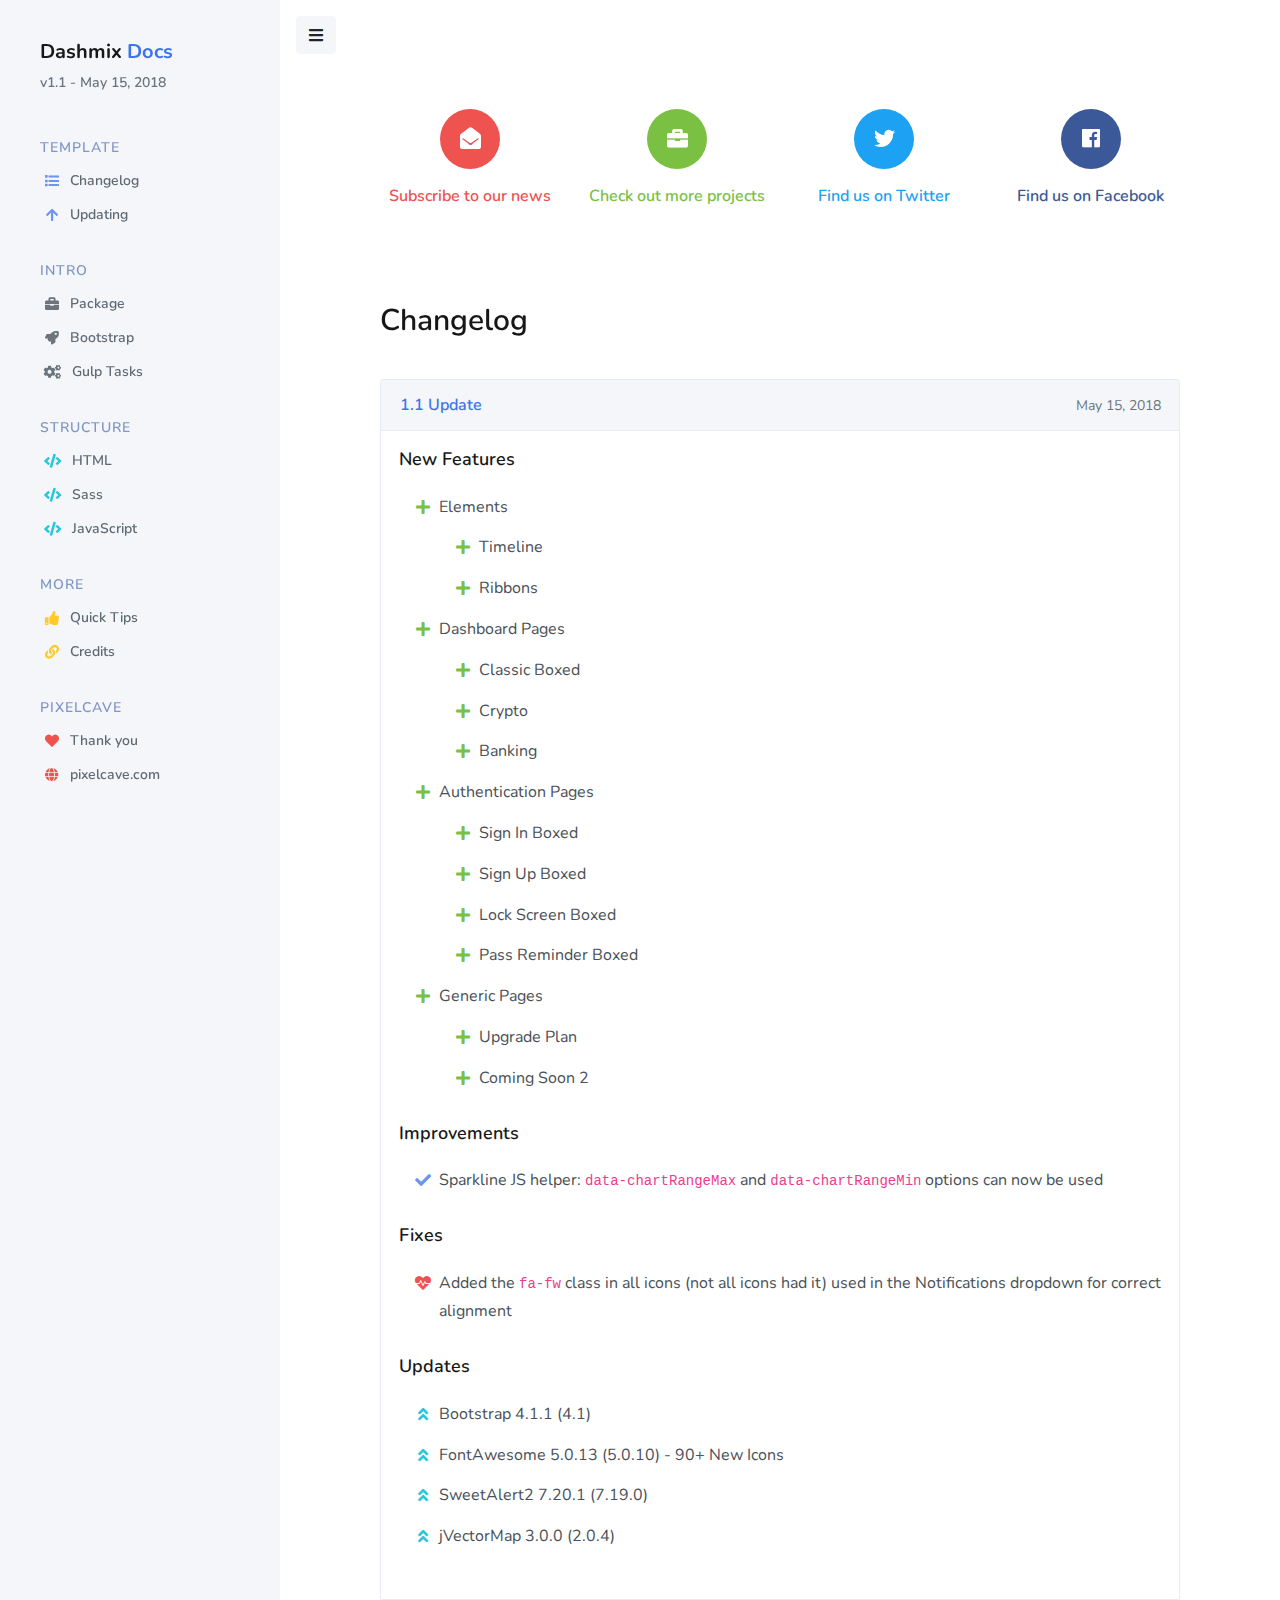
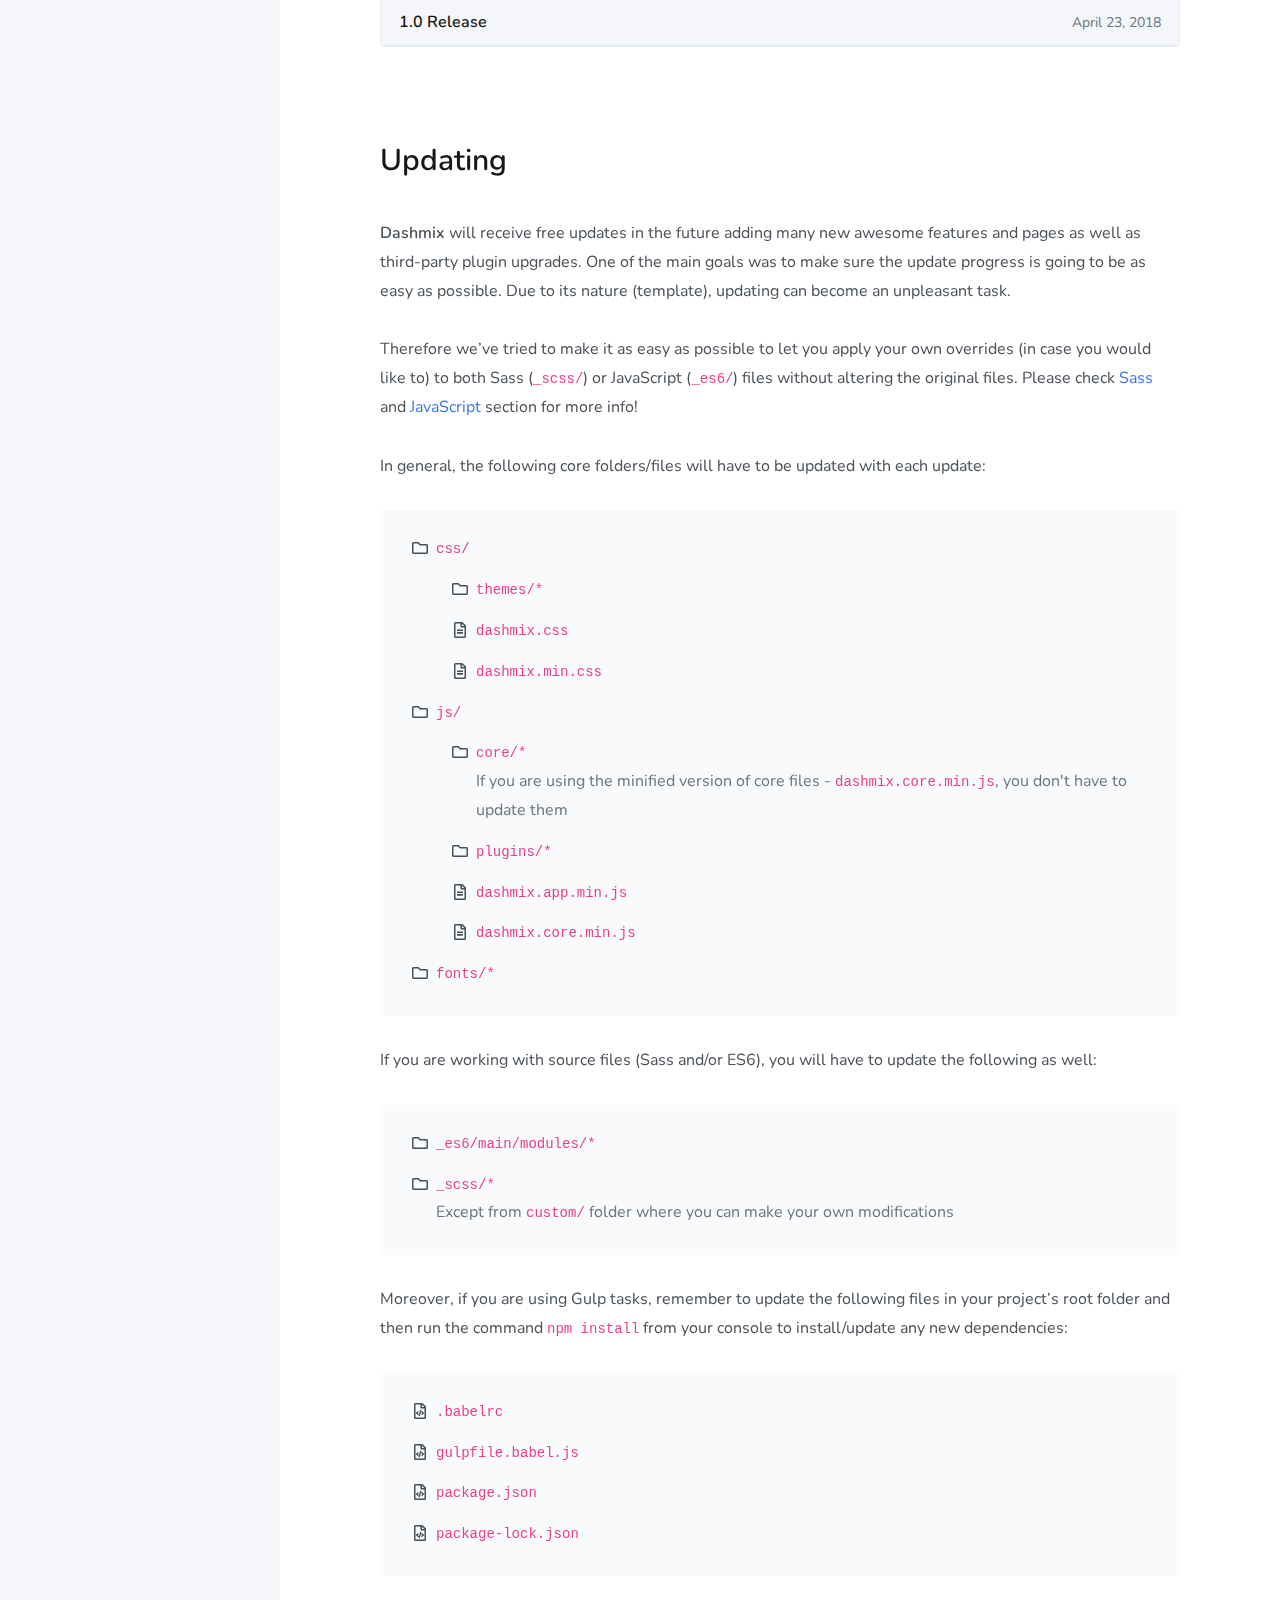
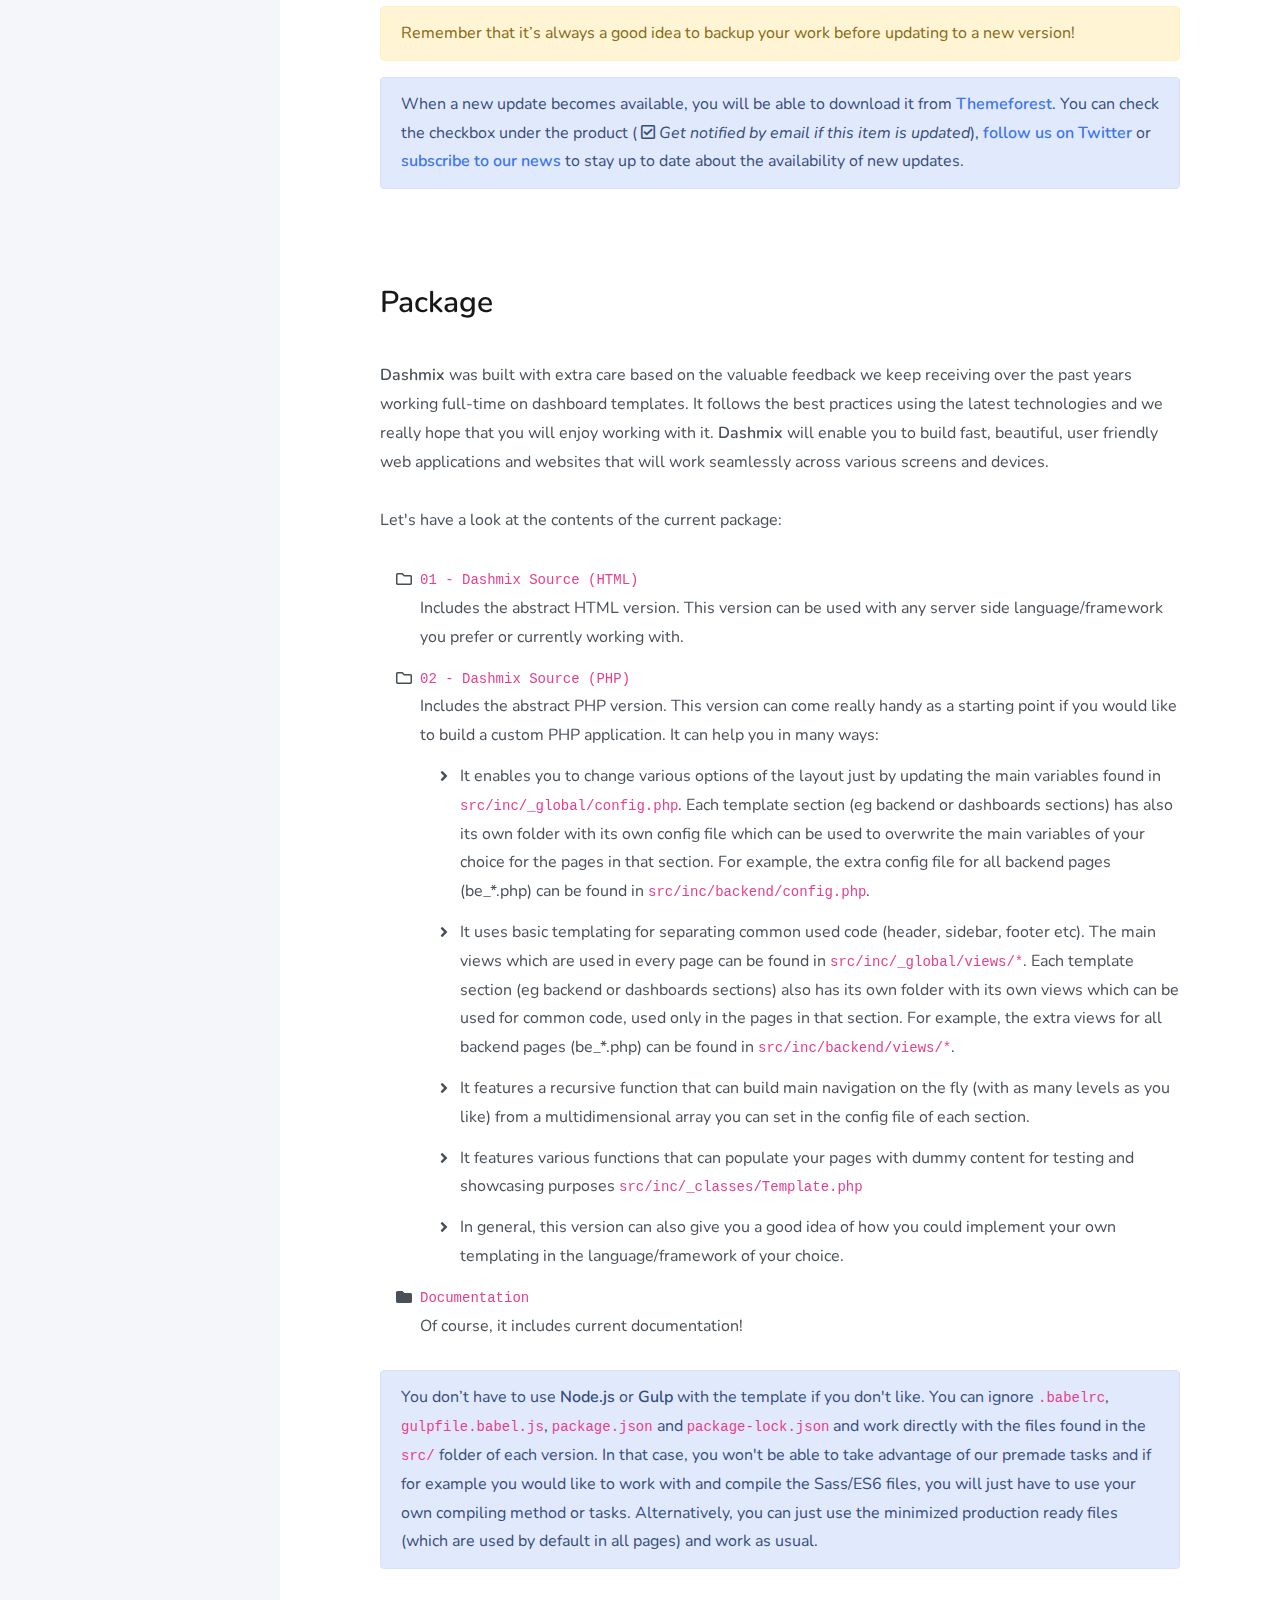
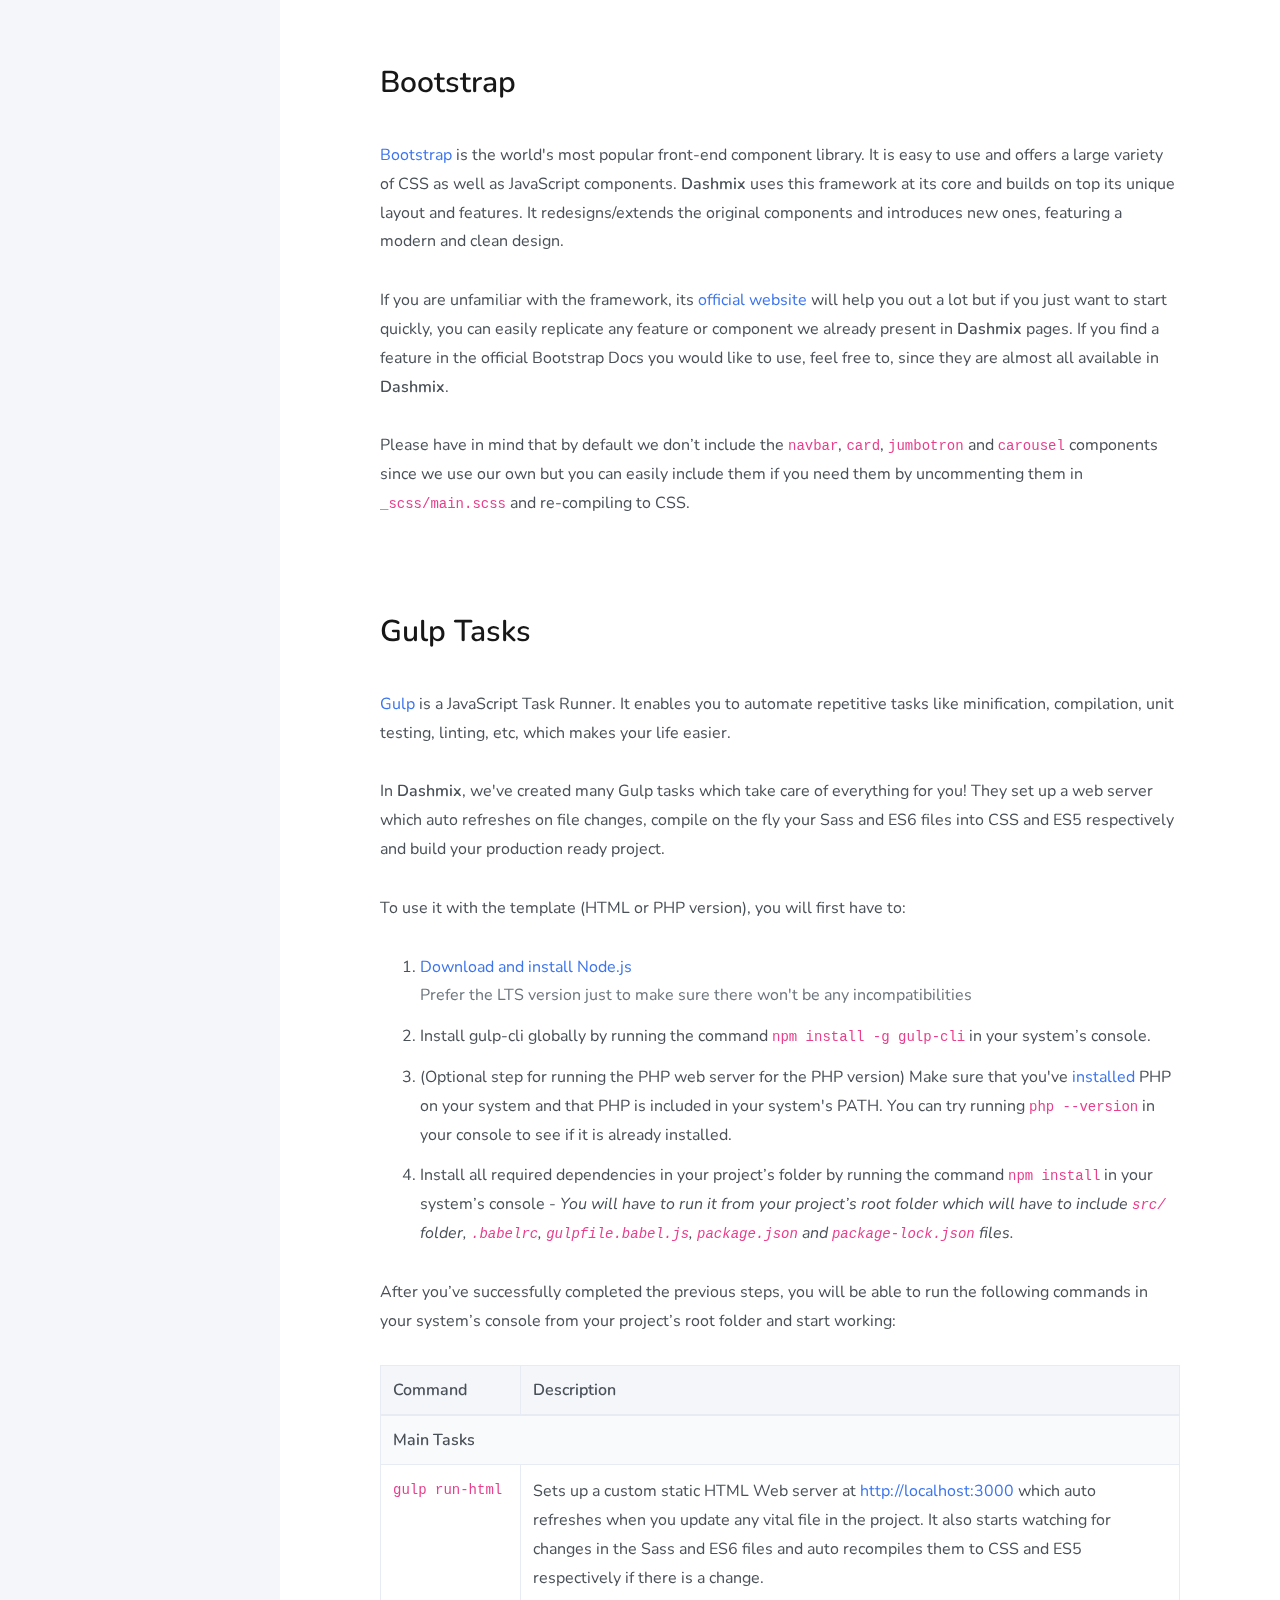
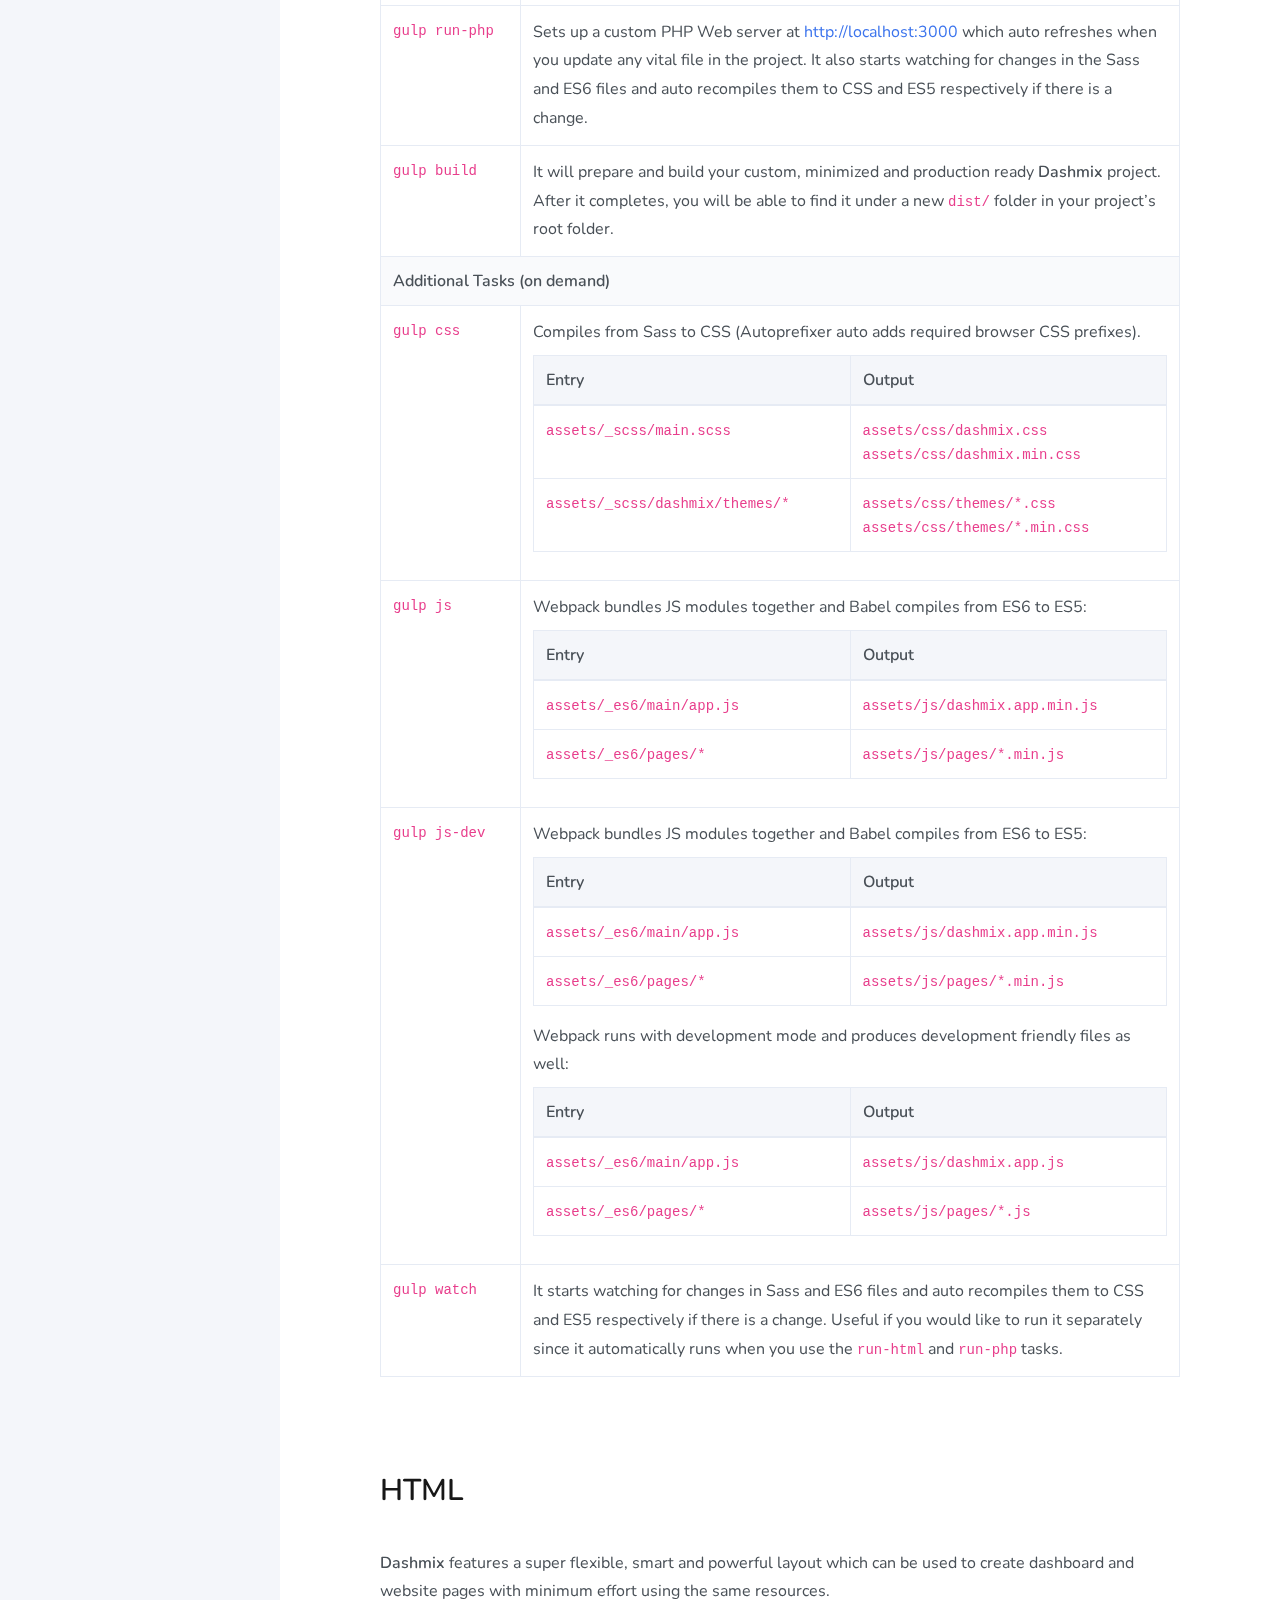
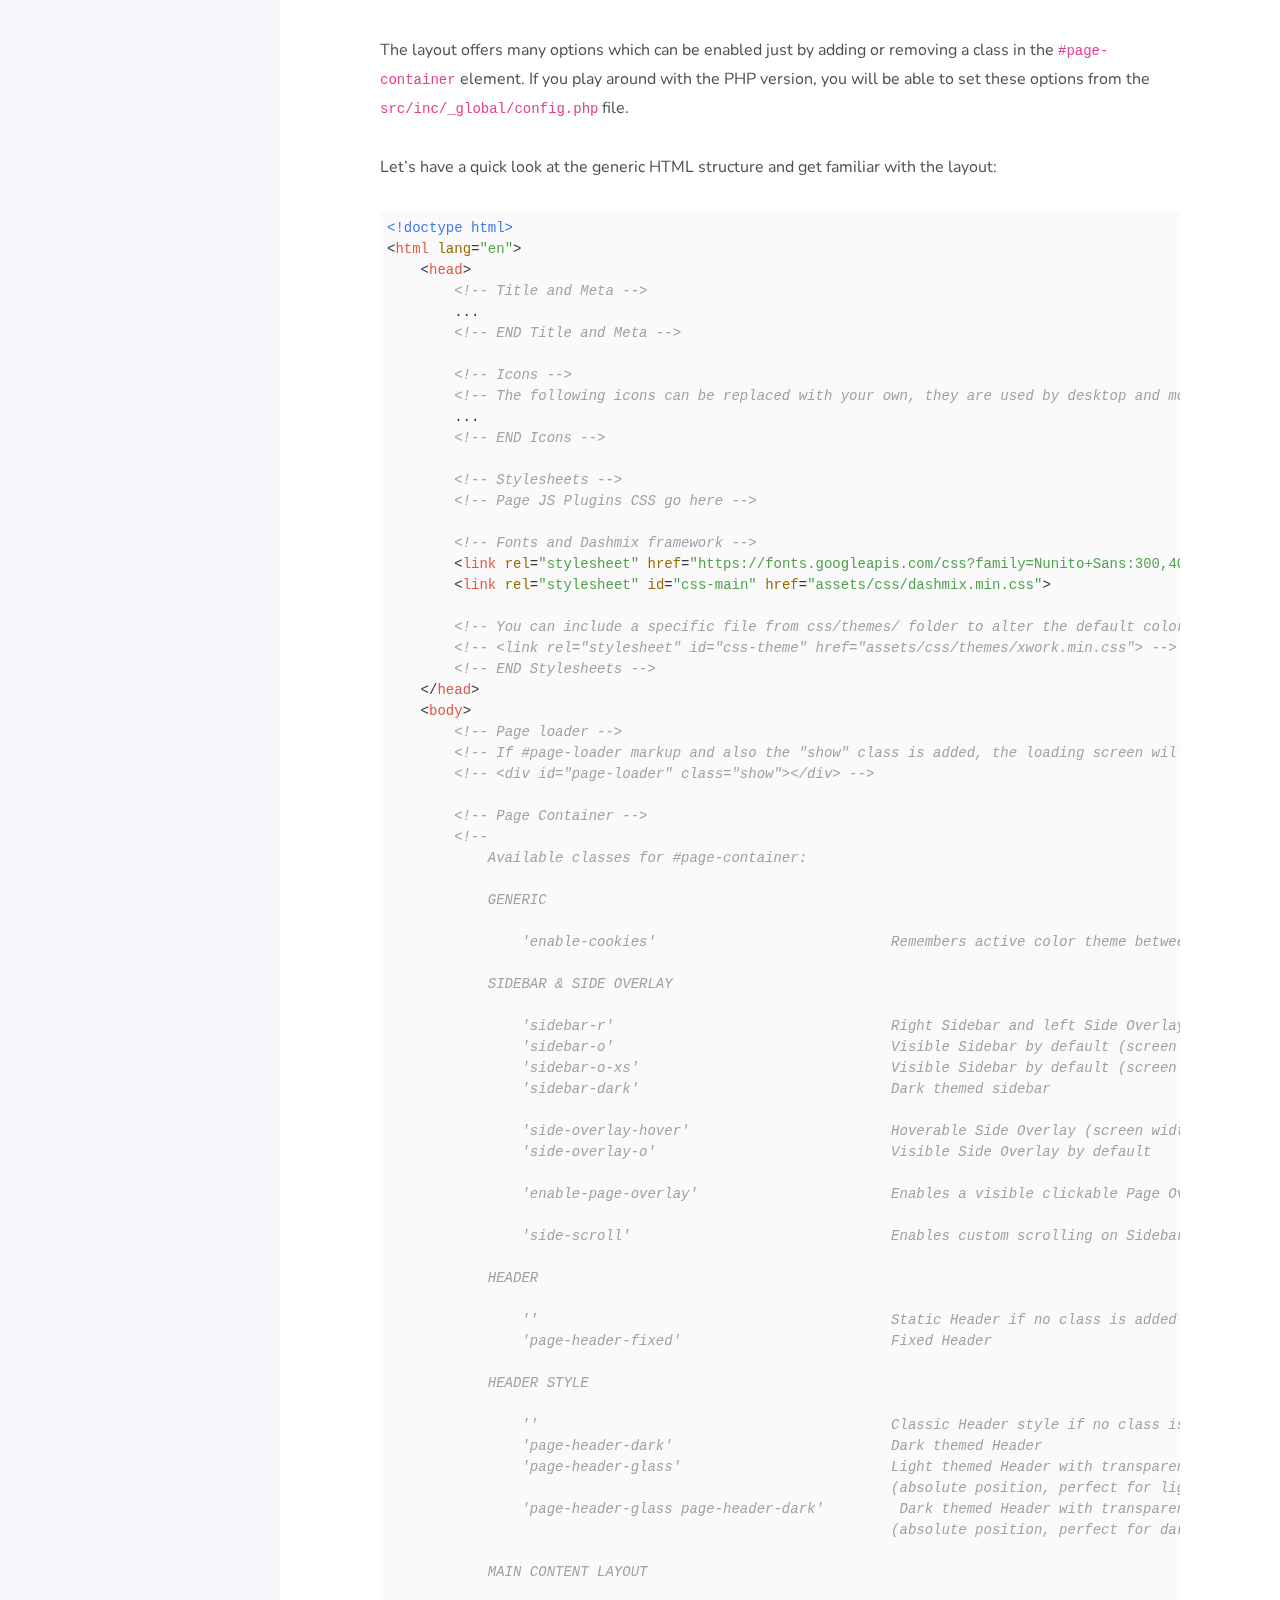
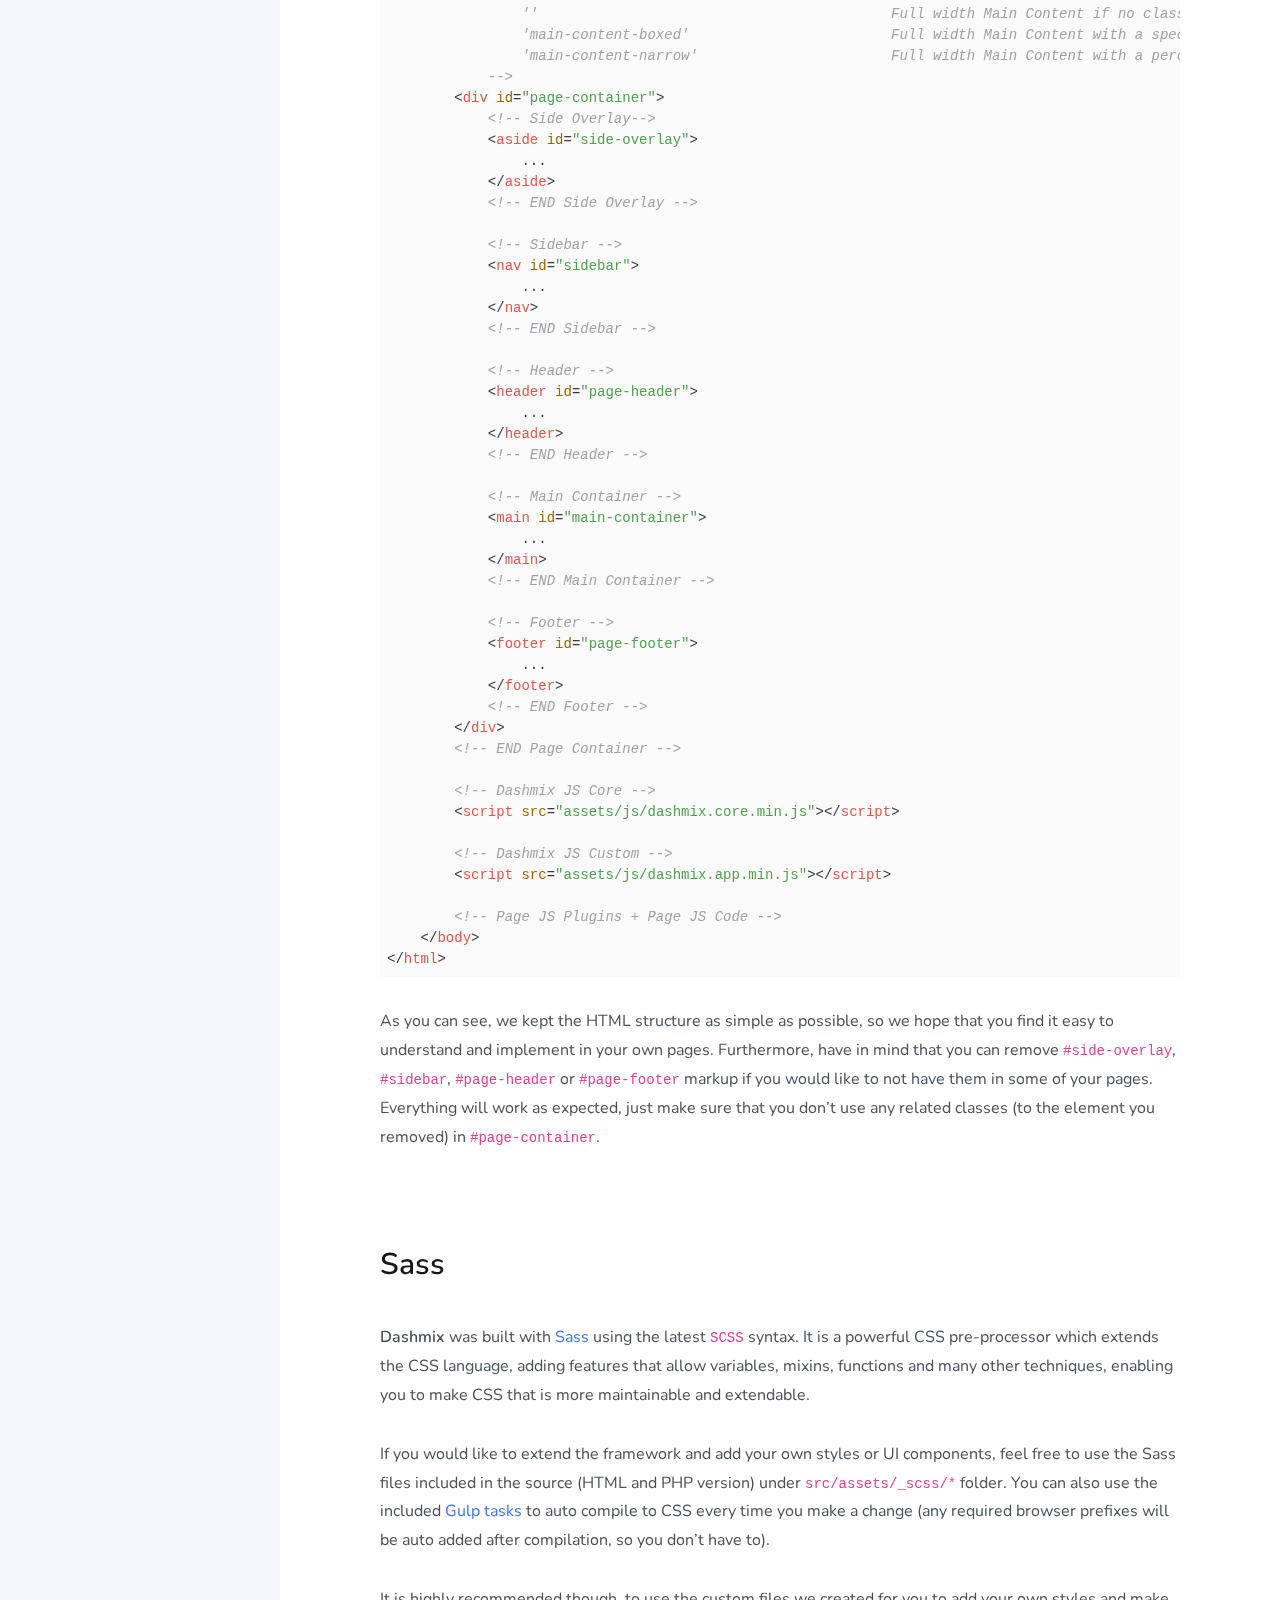
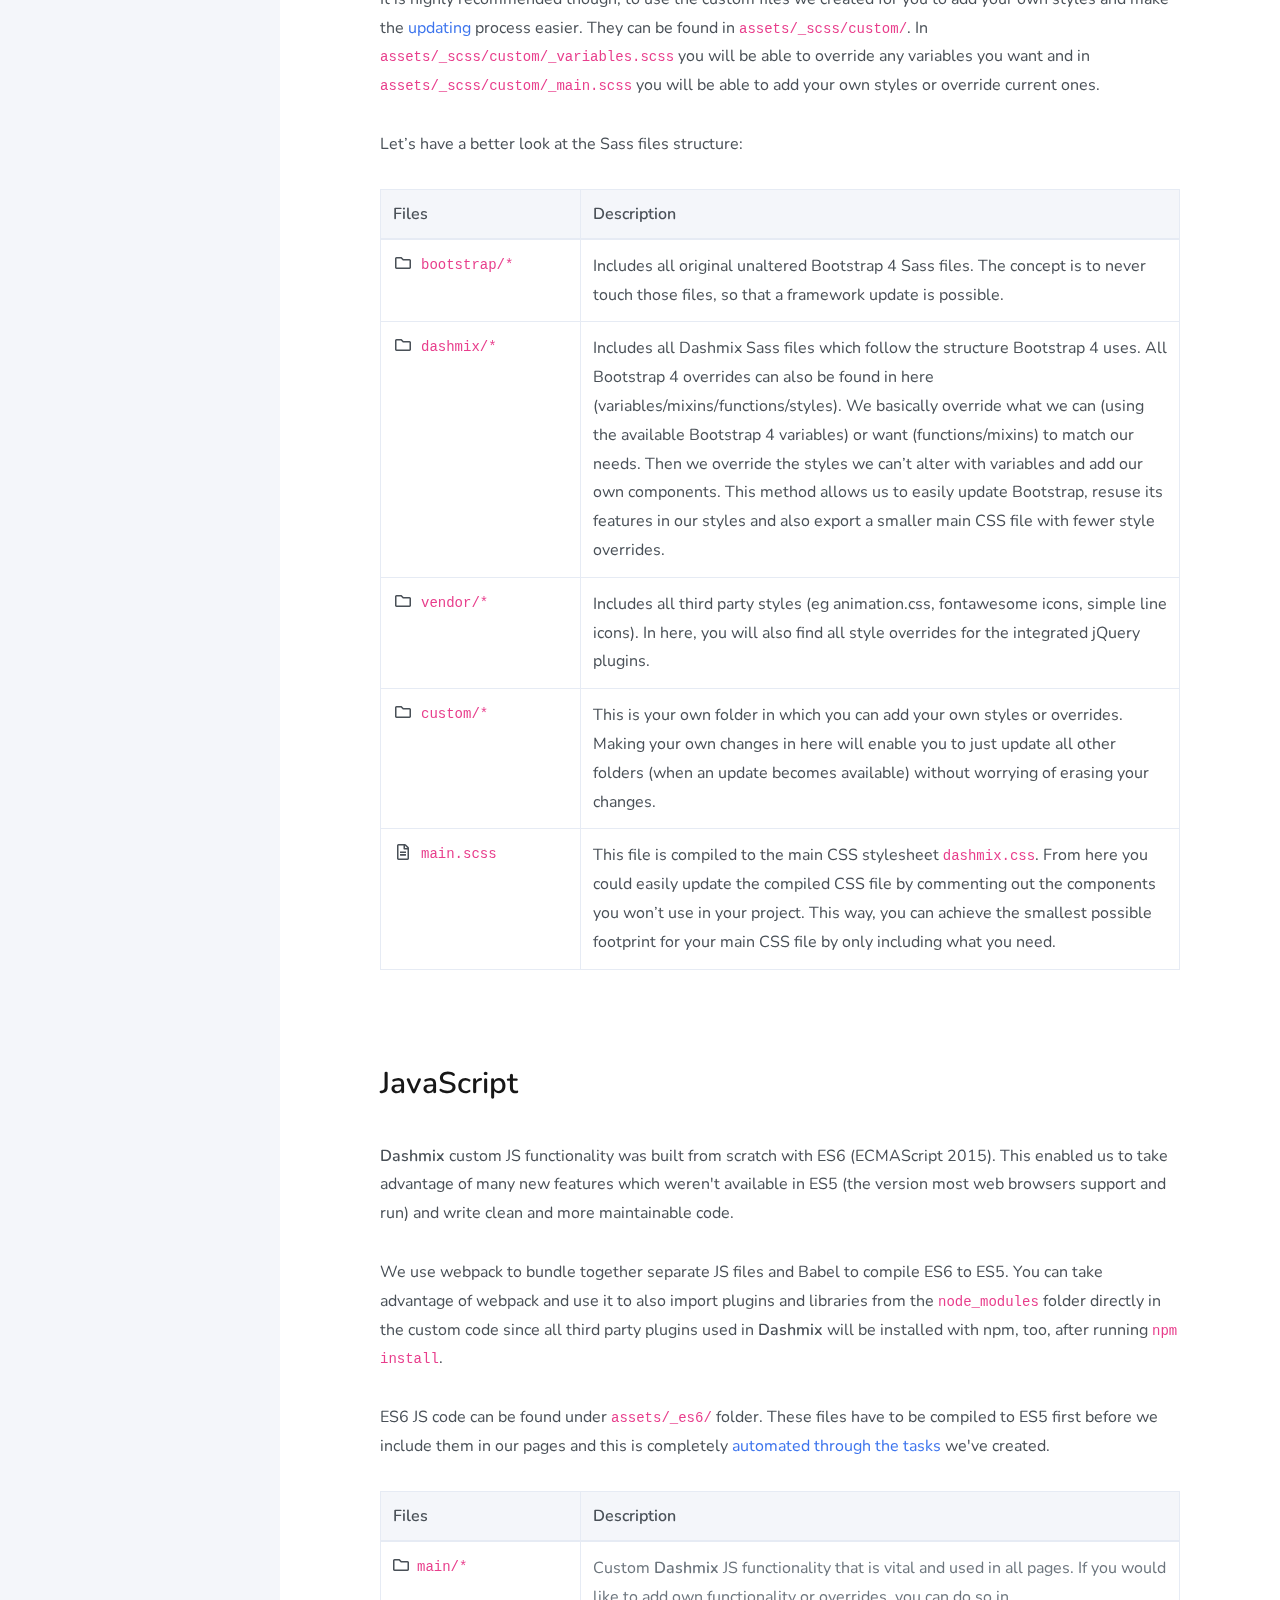
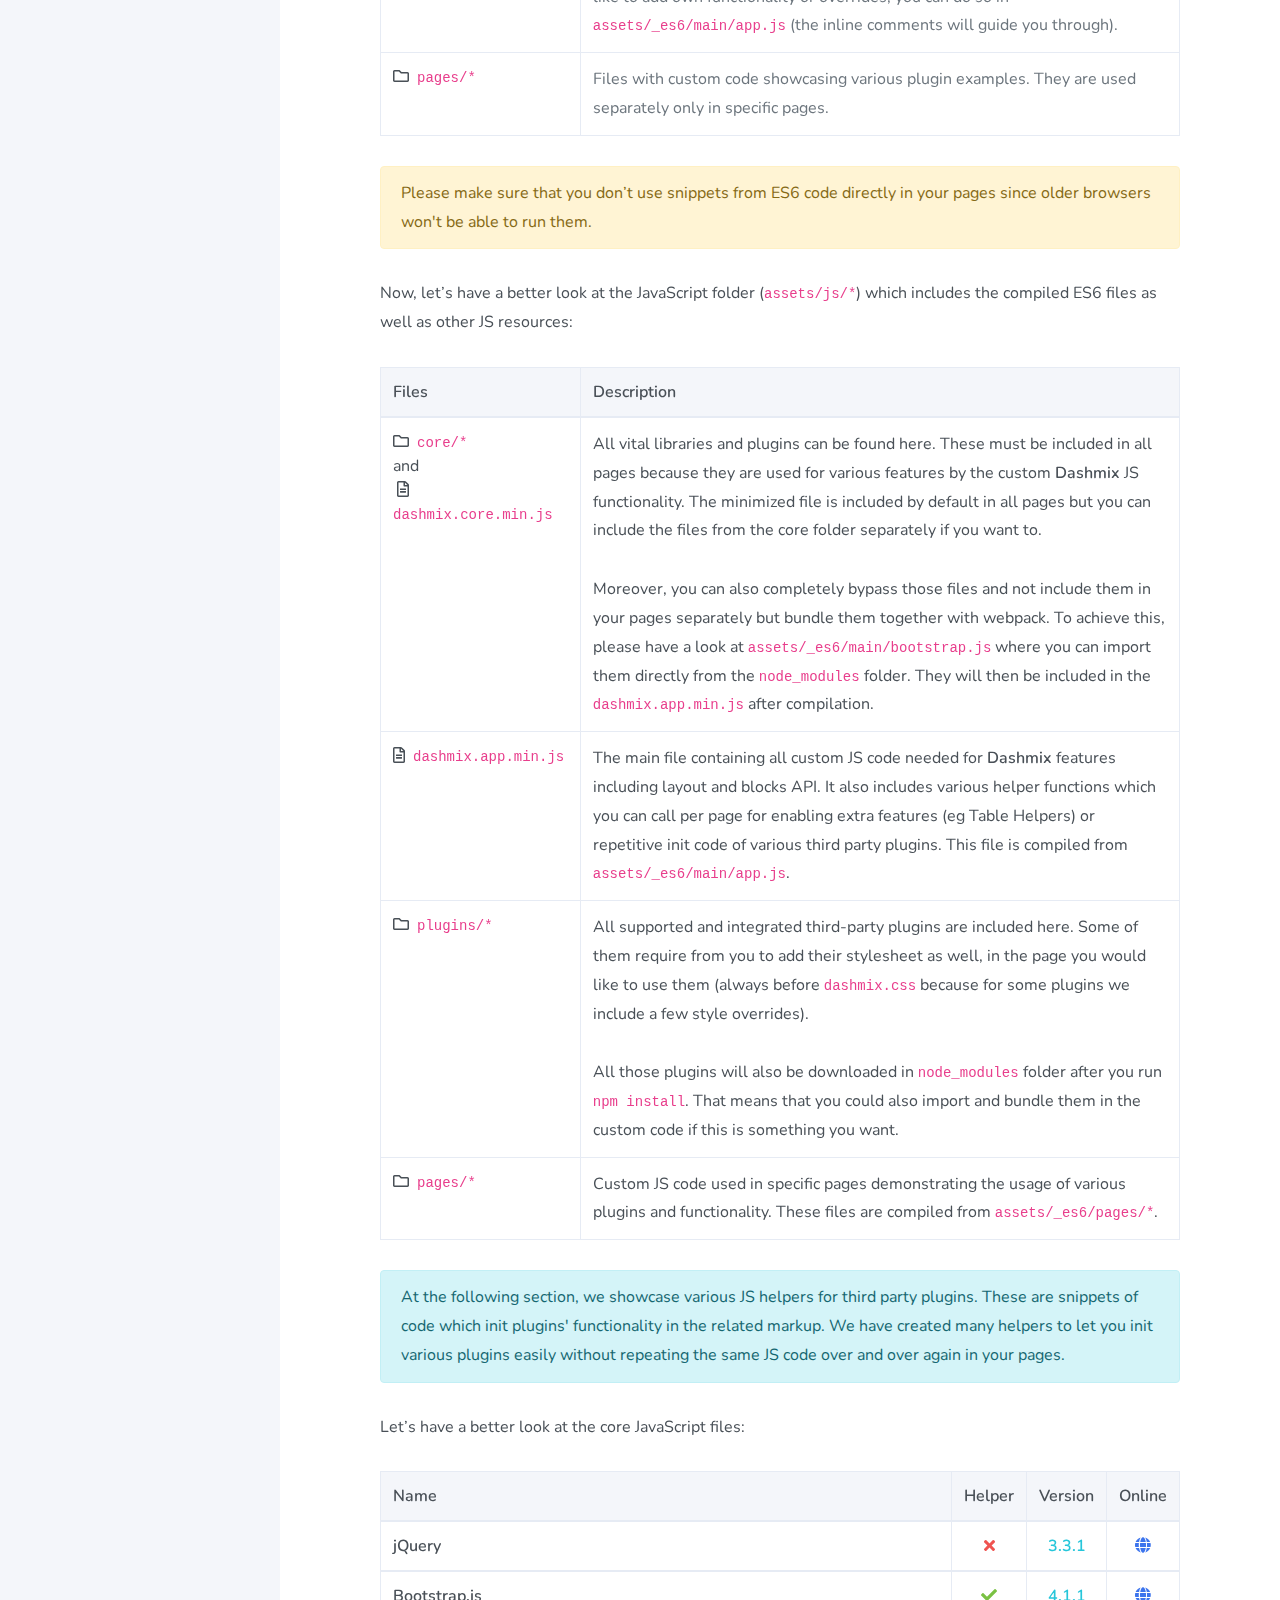
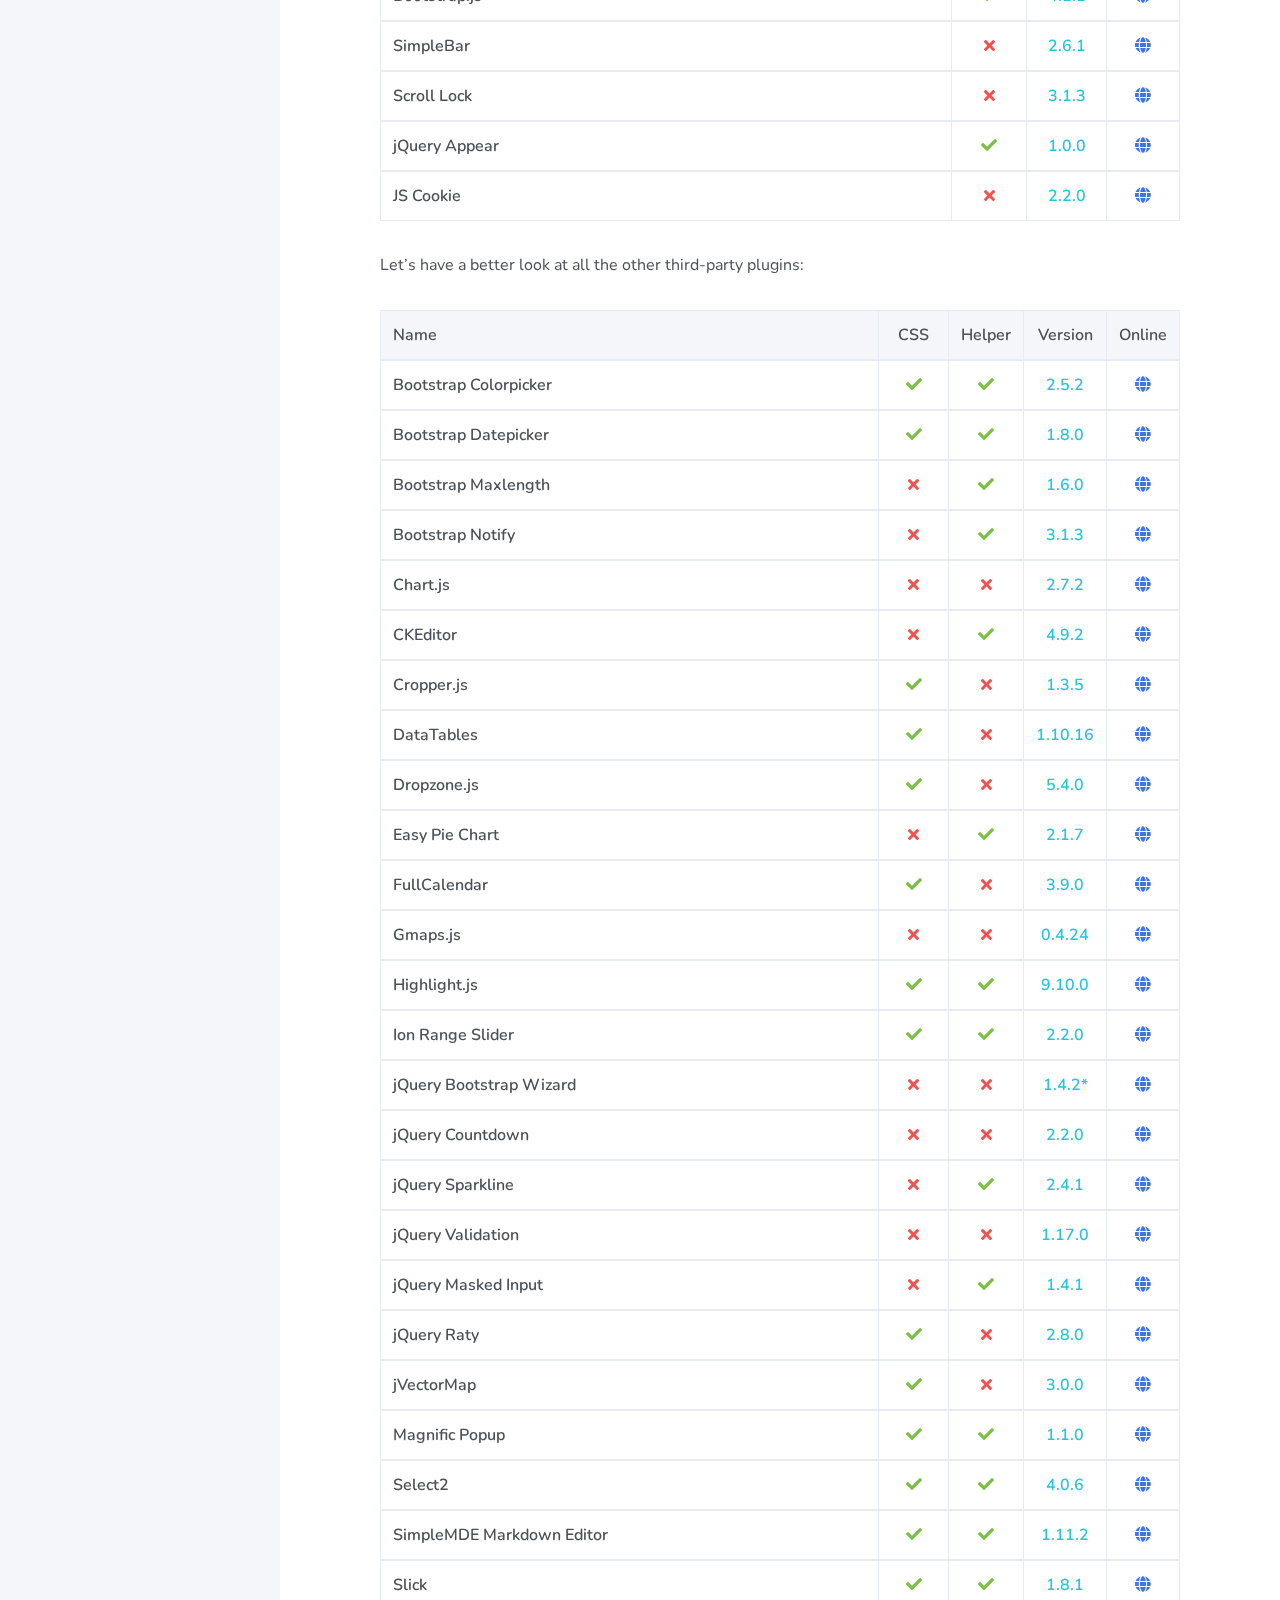
<file: dashmix.html>
<!doctype html>
<html lang="en">
    <head>
        <meta charset="utf-8">
        <meta name="viewport" content="width=device-width, initial-scale=1.0, shrink-to-fit=no">

        <title>Dashmix Docs by pixelcave</title>

        <meta name="description" content="Dashmix Documentation created by pixelcave">
        <meta name="author" content="pixelcave">
        <meta name="robots" content="noindex, nofollow">

        <!-- Icons -->
        <link rel="shortcut icon" href="assets/media/favicons/favicon.png">
        <link rel="icon" type="image/png" sizes="192x192" href="assets/media/favicons/favicon-192x192.png">
        <link rel="apple-touch-icon" sizes="180x180" href="assets/media/favicons/apple-touch-icon-180x180.png">

        <!-- Stylesheets -->
        <link href="https://fonts.googleapis.com/css?family=Nunito:300,400,400i,600,700" rel="stylesheet">
        <link rel="stylesheet" href="assets/css/pixelcave.docs.min.css">
    </head>
    <body>
        <!-- Page Container -->
        <div id="page-container" class="sidebar-o side-scroll">
            <!-- Sidebar -->
            <nav id="sidebar">
                <!-- Sidebar Content -->
                <div class="sidebar-content">
                    <div class="content-side content-side-full pos-relative">
                        <!-- Close Sidebar, Visible only on mobile screens -->
                        <div class="pos-absolute pos-top-right d-lg-none">
                            <a class="d-inline-block text-danger m-3" href="javascript:void(0)" data-toggle="layout" data-action="sidebar_close">
                                <i class="fa fa-times"></i>
                            </a>
                        </div>
                        <!-- END Close Sidebar -->

                        <!-- Side Header -->
                        <div class="mb-3">
                            <h1 class="font-size-lg font-w700 mb-2">
                                Dashmix <a href="">Docs</a>
                            </h1>
                            <div class="font-size-sm font-w600 text-muted">v1.1 - May 15, 2018</div>
                        </div>
                        <!-- END Side Header -->

                        <!-- Side Navigation -->
                        <ul class="nav-main">
                            <li class="nav-main-heading">Template</li>
                            <li class="nav-main-item">
                                <a class="nav-main-link" href="#section-changelog" data-toggle="scroll-to" data-offset="50">
                                    <i class="nav-main-link-icon fa fa-list text-primary"></i>
                                    <span class="nav-main-link-name">Changelog</span>
                                </a>
                            </li>
                            <li class="nav-main-item">
                                <a class="nav-main-link" href="#section-updating" data-toggle="scroll-to" data-offset="50">
                                    <i class="nav-main-link-icon fa fa-arrow-up text-primary"></i>
                                    <span class="nav-main-link-name">Updating</span>
                                </a>
                            </li>
                            <li class="nav-main-heading">Intro</li>
                            <li class="nav-main-item">
                                <a class="nav-main-link" href="#section-package" data-toggle="scroll-to" data-offset="50">
                                    <i class="nav-main-link-icon fa fa-briefcase text-muted"></i>
                                    <span class="nav-main-link-name">Package</span>
                                </a>
                            </li>
                            <li class="nav-main-item">
                                <a class="nav-main-link" href="#section-bootstrap" data-toggle="scroll-to" data-offset="50">
                                    <i class="nav-main-link-icon fa fa-rocket text-muted"></i>
                                    <span class="nav-main-link-name">Bootstrap</span>
                                </a>
                            </li>
                            <li class="nav-main-item">
                                <a class="nav-main-link" href="#section-gulp" data-toggle="scroll-to" data-offset="50">
                                    <i class="nav-main-link-icon fa fa-cogs text-muted"></i>
                                    <span class="nav-main-link-name">Gulp Tasks</span>
                                </a>
                            </li>
                            <li class="nav-main-heading">Structure</li>
                            <li class="nav-main-item">
                                <a class="nav-main-link" href="#section-html" data-toggle="scroll-to" data-offset="50">
                                    <i class="nav-main-link-icon fa fa-code text-info"></i>
                                    <span class="nav-main-link-name">HTML</span>
                                </a>
                            </li>
                            <li class="nav-main-item">
                                <a class="nav-main-link" href="#section-sass" data-toggle="scroll-to" data-offset="50">
                                    <i class="nav-main-link-icon fa fa-code text-info"></i>
                                    <span class="nav-main-link-name">Sass</span>
                                </a>
                            </li>
                            <li class="nav-main-item">
                                <a class="nav-main-link" href="#section-javascript" data-toggle="scroll-to" data-offset="50">
                                    <i class="nav-main-link-icon fa fa-code text-info"></i>
                                    <span class="nav-main-link-name">JavaScript</span>
                                </a>
                            </li>
                            <li class="nav-main-heading">More</li>
                            <li class="nav-main-item">
                                <a class="nav-main-link" href="#section-tips" data-toggle="scroll-to" data-offset="50">
                                    <i class="nav-main-link-icon fa fa-thumbs-up text-warning"></i>
                                    <span class="nav-main-link-name">Quick Tips</span>
                                </a>
                            </li>
                            <li class="nav-main-item">
                                <a class="nav-main-link" href="#section-credits" data-toggle="scroll-to" data-offset="50">
                                    <i class="nav-main-link-icon fa fa-link text-warning"></i>
                                    <span class="nav-main-link-name">Credits</span>
                                </a>
                            </li>
                            <li class="nav-main-heading">Pixelcave</li>
                            <li class="nav-main-item">
                                <a class="nav-main-link" href="#section-thankyou" data-toggle="scroll-to" data-offset="50">
                                    <i class="nav-main-link-icon fa fa-heart text-danger"></i>
                                    <span class="nav-main-link-name">Thank you</span>
                                </a>
                            </li>
                            <li class="nav-main-item">
                                <a class="nav-main-link" href="https://pixelcave.com">
                                    <i class="nav-main-link-icon fa fa-globe text-danger"></i>
                                    <span class="nav-main-link-name">pixelcave.com</span>
                                </a>
                            </li>
                        </ul>
                        <!-- END Side Navigation -->
                    </div>
                </div>
                <!-- Sidebar Content -->
            </nav>
            <!-- END Sidebar -->

            <!-- Main Container -->
            <main id="main-container">
                <!-- Toggle Sidebar -->
                <div class="pos-fixed pos-ontop-content d-print-none">
                    <button type="button" class="btn btn-secondary pos-absolute pos-top-left m-1 m-lg-3" data-toggle="layout" data-action="sidebar_toggle">
                        <i class="fa fa-bars"></i>
                    </button>
                </div>
                <!-- END Toggle Sidebar -->

                <!-- Pixelcave Links -->
                <div class="content d-print-none">
                    <div class="row text-center py-5">
                        <div class="col-6 col-md-3 py-3 invisible" data-toggle="appear" data-class="animated fadeInDown">
                            <a class="item item-danger" href="https://pixelcave.com/#subscribe">
                                <div class="item-icon">
                                    <i class="fa fa-envelope-open"></i>
                                </div>
                                <div class="item-text">
                                    Subscribe to our news
                                </div>
                            </a>
                        </div>
                        <div class="col-6 col-md-3 py-3 invisible" data-toggle="appear" data-class="animated fadeInDown" data-timeout="200">
                            <a class="item item-success" href="https://pixelcave.com">
                                <div class="item-icon">
                                    <i class="fa fa-briefcase"></i>
                                </div>
                                <div class="item-text">
                                    Check out more projects
                                </div>
                            </a>
                        </div>
                        <div class="col-6 col-md-3 py-3 invisible" data-toggle="appear" data-class="animated fadeInDown" data-timeout="400">
                            <a class="item item-twitter" href="https://twitter.com/pixelcave">
                                <div class="item-icon">
                                    <i class="fab fa-twitter"></i>
                                </div>
                                <div class="item-text">
                                    Find us on Twitter
                                </div>
                            </a>
                        </div>
                        <div class="col-6 col-md-3 py-3 invisible" data-toggle="appear" data-class="animated fadeInDown" data-timeout="600">
                            <a class="item item-facebook" href="https://facebook.com/pixelcave">
                                <div class="item-icon">
                                    <i class="fab fa-facebook"></i>
                                </div>
                                <div class="item-text">
                                    Find us on Facebook
                                </div>
                            </a>
                        </div>
                    </div>
                </div>
                <!-- END Pixelcave Links -->

                <!-- Page Content -->
                <div class="content">
                    <!-- Changelog -->
                    <h2 id="section-changelog" class="mt-0">Changelog</h2>
                    <div class="accordion" id="changelog">
                        <!-- Update 1.1 -->
                        <div class="card">
                            <div class="card-header d-flex justify-content-between align-items-center">
                                <h5 class="mb-0" id="changelog-update11-h">
                                    <button class="btn btn-link font-w600 p-0" type="button" data-toggle="collapse" data-target="#changelog-update11-c" aria-expanded="true" aria-controls="changelog-update11-c">
                                        1.1 Update
                                    </button>
                                </h5>
                                <div class="font-size-sm text-muted">May 15, 2018</div>
                            </div>
                            <div id="changelog-update11-c" class="collapse show" aria-labelledby="changelog-update11-h" data-parent="#changelog">
                                <div class="card-body">
                                    <h4>New Features</h4>
                                    <ul class="fa-ul">
                                        <li>
                                            <i class="fa fa-plus fa-li text-success"></i> Elements
                                            <ul class="fa-ul">
                                                <li>
                                                    <i class="fa fa-plus fa-li text-success"></i> Timeline
                                                </li>
                                                <li>
                                                    <i class="fa fa-plus fa-li text-success"></i> Ribbons
                                                </li>
                                            </ul>
                                        </li>
                                        <li>
                                            <i class="fa fa-plus fa-li text-success"></i> Dashboard Pages
                                            <ul class="fa-ul">
                                                <li>
                                                    <i class="fa fa-plus fa-li text-success"></i> Classic Boxed
                                                </li>
                                                <li>
                                                    <i class="fa fa-plus fa-li text-success"></i> Crypto
                                                </li>
                                                <li>
                                                    <i class="fa fa-plus fa-li text-success"></i> Banking
                                                </li>
                                            </ul>
                                        </li>
                                        <li>
                                            <i class="fa fa-plus fa-li text-success"></i> Authentication Pages
                                            <ul class="fa-ul">
                                                <li>
                                                    <i class="fa fa-plus fa-li text-success"></i> Sign In Boxed
                                                </li>
                                                <li>
                                                    <i class="fa fa-plus fa-li text-success"></i> Sign Up Boxed
                                                </li>
                                                <li>
                                                    <i class="fa fa-plus fa-li text-success"></i> Lock Screen Boxed
                                                </li>
                                                <li>
                                                    <i class="fa fa-plus fa-li text-success"></i> Pass Reminder Boxed
                                                </li>
                                            </ul>
                                        </li>
                                        <li>
                                            <i class="fa fa-plus fa-li text-success"></i> Generic Pages
                                            <ul class="fa-ul">
                                                <li>
                                                    <i class="fa fa-plus fa-li text-success"></i> Upgrade Plan
                                                </li>
                                                <li>
                                                    <i class="fa fa-plus fa-li text-success"></i> Coming Soon 2
                                                </li>
                                            </ul>
                                        </li>
                                    </ul>
                                    <h4>Improvements</h4>
                                    <ul class="fa-ul">
                                        <li>
                                            <i class="fa fa-check fa-li text-primary"></i> Sparkline JS helper: <code>data-chartRangeMax</code> and <code>data-chartRangeMin</code> options can now be used
                                        </li>
                                    </ul>
                                    <h4>Fixes</h4>
                                    <ul class="fa-ul">
                                        <li>
                                            <i class="fa fa-heartbeat fa-li text-danger"></i> Added the <code>fa-fw</code> class in all icons (not all icons had it) used in the Notifications dropdown for correct alignment
                                        </li>
                                    </ul>
                                    <h4>Updates</h4>
                                    <ul class="fa-ul">
                                        <li>
                                            <i class="fa fa-angle-double-up fa-li text-info"></i> Bootstrap 4.1.1 (4.1)
                                        </li>
                                        <li>
                                            <i class="fa fa-angle-double-up fa-li text-info"></i> FontAwesome 5.0.13 (5.0.10) - 90+ New Icons
                                        </li>
                                        <li>
                                            <i class="fa fa-angle-double-up fa-li text-info"></i> SweetAlert2 7.20.1 (7.19.0)
                                        </li>
                                        <li>
                                            <i class="fa fa-angle-double-up fa-li text-info"></i> jVectorMap 3.0.0 (2.0.4)
                                        </li>
                                    </ul>
                                </div>
                            </div>
                        </div>
                        <!-- END Update 1.1 -->

                        <!-- Release 1.0 -->
                        <div class="card">
                            <div class="card-header d-flex justify-content-between align-items-center">
                                <h5 class="mb-0">
                                    1.0 Release
                                </h5>
                                <div class="font-size-sm text-muted">April 23, 2018</div>
                            </div>
                        </div>
                        <!-- END Release 1.0 -->
                    </div>
                    <!-- END Changelog -->

                    <!-- Updating -->
                    <h2 id="section-updating">Updating</h2>
                    <p>
                        <strong>Dashmix</strong> will receive free updates in the future adding many new awesome features and pages as well as third-party plugin upgrades. One of the main goals was to make sure the update progress is going to be as easy as possible. Due to its nature (template), updating can become an unpleasant task.
                    </p>
                    <p>
                        Therefore we’ve tried to make it as easy as possible to let you apply your own overrides (in case you would like to) to both Sass (<code>_scss/</code>) or JavaScript (<code>_es6/</code>) files without altering the original files. Please check <a href="#section-sass" data-toggle="scroll-to" data-offset="50">Sass</a> and <a href="#section-javascript" data-toggle="scroll-to" data-offset="50">JavaScript</a> section for more info!
                    </p>
                    <p>
                        In general, the following core folders/files will have to be updated with each update:
                    </p>
                    <div class="bg-body-light p-3 pt-4 rounded push">
                        <ul class="fa-ul mb-0">
                            <li>
                                <i class="far fa-folder fa-li"></i>
                                <code>css/</code>
                                <ul class="fa-ul">
                                    <li>
                                        <i class="far fa-folder fa-li"></i>
                                        <code>themes/*</code>
                                    </li>
                                    <li>
                                        <i class="far fa-file-alt fa-li"></i>
                                        <code>dashmix.css</code>
                                    </li>
                                    <li>
                                        <i class="far fa-file-alt fa-li"></i>
                                        <code>dashmix.min.css</code>
                                    </li>
                                </ul>
                            </li>
                            <li>
                                <i class="far fa-folder fa-li"></i>
                                <code>js/</code>
                                <ul class="fa-ul">
                                    <li>
                                        <i class="far fa-folder fa-li"></i>
                                        <code>core/*</code>
                                        <div class="text-muted">
                                            If you are using the minified version of core files - <code>dashmix.core.min.js</code>, you don't have to update them
                                        </div>
                                    </li>
                                    <li>
                                        <i class="far fa-folder fa-li"></i>
                                        <code>plugins/*</code>
                                    </li>
                                    <li>
                                        <i class="far fa-file-alt fa-li"></i>
                                        <code>dashmix.app.min.js</code>
                                    </li>
                                    <li>
                                        <i class="far fa-file-alt fa-li"></i>
                                        <code>dashmix.core.min.js</code>
                                    </li>
                                </ul>
                            </li>
                            <li>
                                <i class="far fa-folder fa-li"></i>
                                <code>fonts/*</code>
                            </li>
                        </ul>
                    </div>
                    <p>
                        If you are working with source files (Sass and/or ES6), you will have to update the following as well:
                    </p>
                    <div class="bg-body-light p-3 pt-4 rounded push">
                        <ul class="fa-ul mb-0">
                            <li>
                                <i class="far fa-folder fa-li"></i>
                                <code>_es6/main/modules/*</code>
                            </li>
                            <li>
                                <i class="far fa-folder fa-li"></i>
                                <code>_scss/*</code>
                                <div class="text-muted">
                                    Except from <code>custom/</code> folder where you can make your own modifications
                                </div>
                            </li>
                        </ul>
                    </div>
                    <p>
                        Moreover, if you are using Gulp tasks, remember to update the following files in your project’s root folder and then run the command <code>npm install</code> from your console to install/update any new dependencies:
                    </p>
                    <div class="bg-body-light p-3 pt-4 rounded push">
                        <ul class="fa-ul mb-0">
                            <li>
                                <i class="far fa-file-code fa-li"></i>
                                <code>.babelrc</code>
                            </li>
                            <li>
                                <i class="far fa-file-code fa-li"></i>
                                <code>gulpfile.babel.js</code>
                            </li>
                            <li>
                                <i class="far fa-file-code fa-li"></i>
                                <code>package.json</code>
                            </li>
                            <li>
                                <i class="far fa-file-code fa-li"></i>
                                <code>package-lock.json</code>
                            </li>
                        </ul>
                    </div>
                    <div class="alert alert-warning">
                        <p class="mb-0">Remember that it’s always a good idea to backup your work before updating to a new version!</p>
                    </div>
                    <div class="alert alert-primary">
                        <p class="mb-0">
                            When a new update becomes available, you will be able to download it from <a class="font-w600" href="http://themeforest.net/downloads?ref=pixelcave">Themeforest</a>. You can check the checkbox under the product (<em> <i class="far fa-check-square"></i> Get notified by email if this item is updated</em>), <a class="font-w600" href="https://twitter.com/pixelcave">follow us on Twitter</a> or <a class="font-w600" href="https://pixelcave.com/#subscribe">subscribe to our news</a> to stay up to date about the availability of new updates.
                        </p>
                    </div>
                    <!-- END Updating -->

                    <!-- Package -->
                    <h2 id="section-package">Package</h2>
                    <p>
                        <strong>Dashmix</strong> was built with extra care based on the valuable feedback we keep receiving over the past years working full-time on dashboard templates. It follows the best practices using the latest technologies and we really hope that you will enjoy working with it. <strong>Dashmix</strong> will enable you to build fast, beautiful, user friendly web applications and websites that will work seamlessly across various screens and devices.
                    </p>
                    <p>
                        Let's have a look at the contents of the current package:
                    </p>
                    <ul class="fa-ul">
                        <li>
                            <i class="far fa-folder fa-li"></i>
                            <code>01 - Dashmix Source (HTML)</code>
                            <div>
                                Includes the abstract HTML version. This version can be used with any server side language/framework you prefer or currently working with.
                            </div>
                        </li>
                        <li>
                            <i class="far fa-folder fa-li"></i>
                            <code>02 - Dashmix Source (PHP)</code>
                            <div>
                                Includes the abstract PHP version. This version can come really handy as a starting point if you would like to build a custom PHP application. It can help you in many ways:
                            </div>
                            <ul class="fa-ul">
                                <li>
                                    <i class="fa fa-angle-right fa-li"></i> It enables you to change various options of the layout just by updating the main variables found in <code>src/inc/_global/config.php</code>. Each template section (eg backend or dashboards sections) has also its own folder with its own config file which can be used to overwrite the main variables of your choice for the pages in that section. For example, the extra config file for all backend pages (be_*.php) can be found in <code>src/inc/backend/config.php</code>.
                                </li>
                                <li>
                                    <i class="fa fa-angle-right fa-li"></i> It uses basic templating for separating common used code (header, sidebar, footer etc). The main views which are used in every page can be found in <code>src/inc/_global/views/*</code>. Each template section (eg backend or dashboards sections) also has its own folder with its own views which can be used for common code, used only in the pages in that section. For example, the extra views for all backend pages (be_*.php) can be found in <code>src/inc/backend/views/*</code>.
                                </li>
                                <li>
                                    <i class="fa fa-angle-right fa-li"></i> It features a recursive function that can build main navigation on the fly (with as many levels as you like) from a multidimensional array you can set in the config file of each section.
                                </li>
                                <li>
                                    <i class="fa fa-angle-right fa-li"></i> It features various functions that can populate your pages with dummy content for testing and showcasing purposes <code>src/inc/_classes/Template.php</code>
                                </li>
                                <li>
                                    <i class="fa fa-angle-right fa-li"></i> In general, this version can also give you a good idea of how you could implement your own templating in the language/framework of your choice.
                                </li>
                            </ul>
                        </li>
                        <li>
                            <i class="fa fa-folder fa-li"></i>
                            <code>Documentation</code>
                            <div>
                                Of course, it includes current documentation!
                            </div>
                        </li>
                    </ul>
                    <div class="alert alert-primary">
                        <p class="mb-0">
                            You don’t have to use <strong>Node.js</strong> or <strong>Gulp</strong> with the template if you don't like. You can ignore <code>.babelrc</code>, <code>gulpfile.babel.js</code>, <code>package.json</code> and <code>package-lock.json</code> and work directly with the files found in the <code>src/</code> folder of each version. In that case, you won't be able to take advantage of our premade tasks and if for example you would like to work with and compile the Sass/ES6 files, you will just have to use your own compiling method or tasks. Alternatively, you can just use the minimized production ready files (which are used by default in all pages) and work as usual.
                        </p>
                    </div>
                    <!-- END Package -->

                    <!-- Bootstrap -->
                    <h2 id="section-bootstrap">Bootstrap</h2>
                    <p>
                        <a href="http://getbootstrap.com/">Bootstrap</a> is the world's most popular front-end component library. It is easy to use and offers a large variety of CSS as well as JavaScript components. <strong>Dashmix</strong> uses this framework at its core and builds on top its unique layout and features. It redesigns/extends the original components and introduces new ones, featuring a modern and clean design.
                    </p>
                    <p>
                        If you are unfamiliar with the framework, its <a href="https://getbootstrap.com/docs/4.1/">official website</a> will help you out a lot but if you just want to start quickly, you can easily replicate any feature or component we already present in <strong>Dashmix</strong> pages. If you find a feature in the official Bootstrap Docs you would like to use, feel free to, since they are almost all available in <strong>Dashmix</strong>.
                    </p>
                    <p>
                        Please have in mind that by default we don’t include the <code>navbar</code>, <code>card</code>, <code>jumbotron</code> and <code>carousel</code> components since we use our own but you can easily include them if you need them by uncommenting them in <code>_scss/main.scss</code> and re-compiling to CSS.
                    </p>
                    <!-- END Bootstrap -->

                    <!-- Gulp Tasks -->
                    <h2 id="section-gulp">Gulp Tasks</h2>
                    <p>
                        <a href="http://gulpjs.com">Gulp</a> is a JavaScript Task Runner. It enables you to automate repetitive tasks like minification, compilation, unit testing, linting, etc, which makes your life easier.
                    </p>
                    <p>
                        In <strong>Dashmix</strong>, we've created many Gulp tasks which take care of everything for you! They set up a web server which auto refreshes on file changes, compile on the fly your Sass and ES6 files into CSS and ES5 respectively and build your production ready project.
                    </p>
                    <p>
                        To use it with the template (HTML or PHP version), you will first have to:
                    </p>
                    <ol>
                        <li>
                            <a href="https://nodejs.org/">Download and install Node.js</a>
                            <div class="text-muted">
                                Prefer the LTS version just to make sure there won't be any incompatibilities
                            </div>
                        </li>
                        <li>
                            Install gulp-cli globally by running the command <code>npm install -g gulp-cli</code> in your system’s console.
                        </li>
                        <li>
                            (Optional step for running the PHP web server for the PHP version) Make sure that you've <a href="http://php.net/manual/en/install.php">installed</a> PHP on your system and that PHP is included in your system's PATH. You can try running <code>php --version</code> in your console to see if it is already installed.
                        </li>
                        <li>
                            Install all required dependencies in your project’s folder by running the command <code>npm install</code> in your system’s console - <em>You will have to run it from your project’s root folder which will have to include <code>src/</code> folder, <code>.babelrc</code>, <code>gulpfile.babel.js</code>, <code>package.json</code> and <code>package-lock.json</code> files.</em>
                        </li>
                    </ol>
                    <p>
                        After you’ve successfully completed the previous steps, you will be able to run the following commands in your system’s console from your project’s root folder and start working:
                    </p>
                    <table class="table table-bordered">
                        <thead class="thead-light">
                            <tr>
                                <th style="width: 140px;">Command</th>
                                <th>Description</th>
                            </tr>
                        </thead>
                        <tbody>
                            <tr class="bg-body-light">
                                <td colspan="2">
                                    <strong>Main Tasks</strong>
                                </td>
                            </tr>
                            <tr>
                                <td>
                                    <code>gulp run-html</code>
                                </td>
                                <td>
                                    <p class="mb-0">
                                        Sets up a custom static HTML Web server at <a href="http://localhost:3000">http://localhost:3000</a> which auto refreshes when you update any vital file in the project. It also starts watching for changes in the Sass and ES6 files and auto recompiles them to CSS and ES5 respectively if there is a change.
                                    </p>
                                </td>
                            </tr>
                            <tr>
                                <td>
                                    <code>gulp run-php</code>
                                </td>
                                <td>
                                    <p class="mb-0">
                                        Sets up a custom PHP Web server at <a href="http://localhost:3000">http://localhost:3000</a> which auto refreshes when you update any vital file in the project. It also starts watching for changes in the Sass and ES6 files and auto recompiles them to CSS and ES5 respectively if there is a change.
                                    </p>
                                </td>
                            </tr>
                            <tr>
                                <td>
                                    <code>gulp build</code>
                                </td>
                                <td>
                                    <p class="mb-0">
                                        It will prepare and build your custom, minimized and production ready <strong>Dashmix</strong> project. After it completes, you will be able to find it under a new <code>dist/</code> folder in your project’s root folder.
                                    </p>
                                </td>
                            </tr>
                            <tr class="bg-body-light">
                                <td colspan="2">
                                    <strong>Additional Tasks (on demand)</strong>
                                </td>
                            </tr>
                            <tr>
                                <td>
                                    <code>gulp css</code>
                                </td>
                                <td>
                                    <p class="mb-2">
                                        Compiles from Sass to CSS (Autoprefixer auto adds required browser CSS prefixes).
                                    </p>
                                    <table class="table bg-white">
                                        <thead class="thead-light">
                                            <tr>
                                                <th>Entry</th>
                                                <th>Output</th>
                                            </tr>
                                        </thead>
                                        <tbody>
                                            <tr>
                                                <td class="w-50">
                                                    <code>assets/_scss/main.scss</code>
                                                </td>
                                                <td class="w-50">
                                                    <code>assets/css/dashmix.css</code><br>
                                                    <code>assets/css/dashmix.min.css</code>
                                                </td>
                                            </tr>
                                            <tr>
                                                <td class="w-50">
                                                    <code>assets/_scss/dashmix/themes/*</code>
                                                </td>
                                                <td class="w-50">
                                                    <code>assets/css/themes/*.css</code><br>
                                                    <code>assets/css/themes/*.min.css</code>
                                                </td>
                                            </tr>
                                        </tbody>
                                    </table>
                                </td>
                            </tr>
                            <tr>
                                <td>
                                    <code>gulp js</code>
                                </td>
                                <td>
                                    <p class="mb-2">
                                        Webpack bundles JS modules together and Babel compiles from ES6 to ES5:
                                    </p>
                                    <table class="table bg-white">
                                        <thead class="thead-light">
                                            <tr>
                                                <th>Entry</th>
                                                <th>Output</th>
                                            </tr>
                                        </thead>
                                        <tbody>
                                            <tr>
                                                <td class="w-50">
                                                    <code>assets/_es6/main/app.js</code>
                                                </td>
                                                <td>
                                                    <code>assets/js/dashmix.app.min.js</code>
                                                </td>
                                            </tr>
                                            <tr>
                                                <td class="w-50">
                                                    <code>assets/_es6/pages/*</code>
                                                </td>
                                                <td>
                                                    <code>assets/js/pages/*.min.js</code>
                                                </td>
                                            </tr>
                                        </tbody>
                                    </table>
                                </td>
                            </tr>
                            <tr>
                                <td>
                                    <code>gulp js-dev</code>
                                </td>
                                <td>
                                    <p class="mb-2">
                                        Webpack bundles JS modules together and Babel compiles from ES6 to ES5:
                                    </p>
                                    <table class="table bg-white">
                                        <thead class="thead-light">
                                            <tr>
                                                <th>Entry</th>
                                                <th>Output</th>
                                            </tr>
                                        </thead>
                                        <tbody>
                                            <tr>
                                                <td class="w-50">
                                                    <code>assets/_es6/main/app.js</code>
                                                </td>
                                                <td>
                                                    <code>assets/js/dashmix.app.min.js</code>
                                                </td>
                                            </tr>
                                            <tr>
                                                <td class="w-50">
                                                    <code>assets/_es6/pages/*</code>
                                                </td>
                                                <td>
                                                    <code>assets/js/pages/*.min.js</code>
                                                </td>
                                            </tr>
                                        </tbody>
                                    </table>
                                    <p class="mb-2">
                                        Webpack runs with development mode and produces development friendly files as well:
                                    </p>
                                    <table class="table bg-white">
                                        <thead class="thead-light">
                                            <tr>
                                                <th>Entry</th>
                                                <th>Output</th>
                                            </tr>
                                        </thead>
                                        <tbody>
                                            <tr>
                                                <td class="w-50">
                                                    <code>assets/_es6/main/app.js</code>
                                                </td>
                                                <td>
                                                    <code>assets/js/dashmix.app.js</code>
                                                </td>
                                            </tr>
                                            <tr>
                                                <td class="w-50">
                                                    <code>assets/_es6/pages/*</code>
                                                </td>
                                                <td>
                                                    <code>assets/js/pages/*.js</code>
                                                </td>
                                            </tr>
                                        </tbody>
                                    </table>
                                </td>
                            </tr>
                            <tr>
                                <td>
                                    <code>gulp watch</code>
                                </td>
                                <td>
                                    <p class="mb-0">
                                        It starts watching for changes in Sass and ES6 files and auto recompiles them to CSS and ES5 respectively if there is a change. Useful if you would like to run it separately since it automatically runs when you use the <code>run-html</code> and <code>run-php</code> tasks.
                                    </p>
                                </td>
                            </tr>
                        </tbody>
                    </table>
                    <!-- END Gulp Tasks -->

                    <!-- HTML -->
                    <h2 id="section-html">HTML</h2>
                    <p>
                        <strong>Dashmix</strong> features a super flexible, smart and powerful layout which can be used to create dashboard and website pages with minimum effort using the same resources.
                    </p>
                    <p>
                        The layout offers many options which can be enabled just by adding or removing a class in the <code>#page-container</code> element. If you play around with the PHP version, you will be able to set these options from the <code>src/inc/_global/config.php</code> file.
                    </p>
                    <p>
                        Let’s have a quick look at the generic HTML structure and get familiar with the layout:
                    </p>
                    <pre class="pre-sh"><code class="html">&lt;!doctype html&gt;
&lt;html lang=&quot;en&quot;&gt;
    &lt;head&gt;
        &lt;!-- Title and Meta --&gt;
        ...
        &lt;!-- END Title and Meta --&gt;

        &lt;!-- Icons --&gt;
        &lt;!-- The following icons can be replaced with your own, they are used by desktop and mobile browsers --&gt;
        ...
        &lt;!-- END Icons --&gt;

        &lt;!-- Stylesheets --&gt;
        &lt;!-- Page JS Plugins CSS go here --&gt;

        &lt;!-- Fonts and Dashmix framework --&gt;
        &lt;link rel=&quot;stylesheet&quot; href=&quot;https://fonts.googleapis.com/css?family=Nunito+Sans:300,400,400i,600,700&quot;&gt;
        &lt;link rel=&quot;stylesheet&quot; id=&quot;css-main&quot; href=&quot;assets/css/dashmix.min.css&quot;&gt;

        &lt;!-- You can include a specific file from css/themes/ folder to alter the default color theme of the template. eg: --&gt;
        &lt;!-- &lt;link rel=&quot;stylesheet&quot; id=&quot;css-theme&quot; href=&quot;assets/css/themes/xwork.min.css&quot;&gt; --&gt;
        &lt;!-- END Stylesheets --&gt;
    &lt;/head&gt;
    &lt;body&gt;
        &lt;!-- Page loader --&gt;
        &lt;!-- If #page-loader markup and also the &quot;show&quot; class is added, the loading screen will be enabled and auto hide once the page loads --&gt;
        &lt;!-- &lt;div id=&quot;page-loader&quot; class=&quot;show&quot;&gt;&lt;/div&gt; --&gt;

        &lt;!-- Page Container --&gt;
        &lt;!--
            Available classes for #page-container:

            GENERIC

                'enable-cookies'                            Remembers active color theme between pages (when set through color theme helper Template._uiHandleTheme())

            SIDEBAR & SIDE OVERLAY

                'sidebar-r'                                 Right Sidebar and left Side Overlay (default is left Sidebar and right Side Overlay)
                'sidebar-o'                                 Visible Sidebar by default (screen width &gt; 991px)
                'sidebar-o-xs'                              Visible Sidebar by default (screen width &lt; 992px)
                'sidebar-dark'                              Dark themed sidebar

                'side-overlay-hover'                        Hoverable Side Overlay (screen width &gt; 991px)
                'side-overlay-o'                            Visible Side Overlay by default

                'enable-page-overlay'                       Enables a visible clickable Page Overlay (closes Side Overlay on click) when Side Overlay opens

                'side-scroll'                               Enables custom scrolling on Sidebar and Side Overlay instead of native scrolling (screen width > 991px)

            HEADER

                ''                                          Static Header if no class is added
                'page-header-fixed'                         Fixed Header

            HEADER STYLE

                ''                                          Classic Header style if no class is added
                'page-header-dark'                          Dark themed Header
                'page-header-glass'                         Light themed Header with transparency by default
                                                            (absolute position, perfect for light images underneath - solid light background on scroll if the Header is also set as fixed)
                'page-header-glass page-header-dark'         Dark themed Header with transparency by default
                                                            (absolute position, perfect for dark images underneath - solid dark background on scroll if the Header is also set as fixed)

            MAIN CONTENT LAYOUT

                ''                                          Full width Main Content if no class is added
                'main-content-boxed'                        Full width Main Content with a specific maximum width (screen width &gt; 1200px)
                'main-content-narrow'                       Full width Main Content with a percentage width (screen width &gt; 1200px)
            --&gt;
        &lt;div id=&quot;page-container&quot;&gt;
            &lt;!-- Side Overlay--&gt;
            &lt;aside id=&quot;side-overlay&quot;&gt;
                ...
            &lt;/aside&gt;
            &lt;!-- END Side Overlay --&gt;

            &lt;!-- Sidebar --&gt;
            &lt;nav id=&quot;sidebar&quot;&gt;
                ...
            &lt;/nav&gt;
            &lt;!-- END Sidebar --&gt;

            &lt;!-- Header --&gt;
            &lt;header id=&quot;page-header&quot;&gt;
                ...
            &lt;/header&gt;
            &lt;!-- END Header --&gt;

            &lt;!-- Main Container --&gt;
            &lt;main id=&quot;main-container&quot;&gt;
                ...
            &lt;/main&gt;
            &lt;!-- END Main Container --&gt;

            &lt;!-- Footer --&gt;
            &lt;footer id=&quot;page-footer&quot;&gt;
                ...
            &lt;/footer&gt;
            &lt;!-- END Footer --&gt;
        &lt;/div&gt;
        &lt;!-- END Page Container --&gt;

        &lt;!-- Dashmix JS Core --&gt;
        &lt;script src=&quot;assets/js/dashmix.core.min.js&quot;&gt;&lt;/script&gt;

        &lt;!-- Dashmix JS Custom --&gt;
        &lt;script src=&quot;assets/js/dashmix.app.min.js&quot;&gt;&lt;/script&gt;

        &lt;!-- Page JS Plugins + Page JS Code --&gt;
    &lt;/body&gt;
&lt;/html&gt;</code></pre>
                    <p>
                        As you can see, we kept the HTML structure as simple as possible, so we hope that you find it easy to understand and implement in your own pages. Furthermore, have in mind that you  can remove <code>#side-overlay</code>, <code>#sidebar</code>, <code>#page-header</code> or <code>#page-footer</code> markup if you would like to not have them in some of your pages. Everything will work as expected, just make sure that you don’t use any related classes (to the element you removed) in <code>#page-container</code>.
                    </p>
                    <!-- END HTML -->

                    <!-- Sass -->
                    <h2 id="section-sass">Sass</h2>
                    <p>
                        <strong>Dashmix</strong> was built with <a href="http://sass-lang.com/">Sass</a> using the latest <code>SCSS</code> syntax. It is a powerful CSS pre-processor which extends the CSS language, adding features that allow variables, mixins, functions and many other techniques, enabling you to make CSS that is more maintainable and extendable.
                    </p>
                    <p>
                        If you would like to extend the framework and add your own styles or UI components, feel free to use the Sass files included in the source (HTML and PHP version) under <code>src/assets/_scss/*</code> folder. You can also use the included <a href="#section-gulp" data-toggle="scroll-to">Gulp tasks</a> to auto compile to CSS every time you make a change (any required browser prefixes will be auto added after compilation, so you don’t have to).
                    </p>
                    <p>
                        It is highly recommended though, to use the custom files we created for you to add your own styles and make the <a href="#section-updating" data-toggle="scroll-to">updating</a> process easier. They can be found in <code>assets/_scss/custom/</code>. In <code>assets/_scss/custom/_variables.scss</code> you will be able to override any variables you want and in <code>assets/_scss/custom/_main.scss</code> you will be able to add your own styles or override current ones.
                    </p>
                    <p>
                        Let’s have a better look at the Sass files structure:
                    </p>
                    <div class="table-responsive push">
                        <table class="table table-bordered mb-0">
                            <thead class="thead-light">
                                <tr>
                                    <th>Files</th>
                                    <th>Description</th>
                                </tr>
                            </thead>
                            <tbody>
                                <tr>
                                    <td class="w-25">
                                        <i class="far fa-fw fa-folder mr-1"></i>
                                        <code>bootstrap/*</code>
                                    </td>
                                    <td>
                                        <p class="mb-0">
                                            Includes all original unaltered Bootstrap 4 Sass files. The concept is to never touch those files, so that a framework update is possible.
                                        </p>
                                    </td>
                                </tr>
                                <tr>
                                    <td>
                                        <i class="far fa-fw fa-folder mr-1"></i>
                                        <code>dashmix/*</code>
                                    </td>
                                    <td>
                                        <p class="mb-0">
                                            Includes all Dashmix Sass files which follow the structure Bootstrap 4 uses. All Bootstrap 4 overrides can also be found in here (variables/mixins/functions/styles). We basically override what we can (using the available Bootstrap 4 variables) or want (functions/mixins) to match our needs. Then we override the styles we can’t alter with variables and add our own components. This method allows us to easily update Bootstrap, resuse its features in our styles and also export a smaller main CSS file with fewer style overrides.
                                        </p>
                                    </td>
                                </tr>
                                <tr>
                                    <td>
                                        <i class="far fa-fw fa-folder mr-1"></i>
                                        <code>vendor/*</code>
                                    </td>
                                    <td>
                                        <p class="mb-0">
                                            Includes all third party styles (eg animation.css, fontawesome icons, simple line icons). In here, you will also find all style overrides for the integrated jQuery plugins.
                                        </p>
                                    </td>
                                </tr>
                                <tr>
                                    <td>
                                        <i class="far fa-fw fa-folder mr-1"></i>
                                        <code>custom/*</code>
                                    </td>
                                    <td>
                                        <p class="mb-0">
                                            This is your own folder in which you can add your own styles or overrides. Making your own changes in here will enable you to just update all other folders (when an update becomes available) without worrying of erasing your changes.
                                        </p>
                                    </td>
                                </tr>
                                <tr>
                                    <td>
                                        <i class="far fa-fw fa-file-alt mr-1"></i>
                                        <code>main.scss</code>
                                    </td>
                                    <td>
                                        <p class="mb-0">
                                            This file is compiled to the main CSS stylesheet <code>dashmix.css</code>. From here you could easily update the compiled CSS file by commenting out the components you won’t use in your project. This way, you can achieve the smallest possible footprint for your main CSS file by only including what you need.
                                        </p>
                                    </td>
                                </tr>
                            </tbody>
                        </table>
                    </div>
                    <!-- END Sass -->

                    <!-- JavaScript -->
                    <h2 id="section-javascript">JavaScript</h2>
                    <p>
                        <strong>Dashmix</strong> custom JS functionality was built from scratch with ES6 (ECMAScript 2015). This enabled us to take advantage of many new features which weren't available in ES5 (the version most web browsers support and run) and write clean and more maintainable code.
                    </p>
                    <p>
                        We use webpack to bundle together separate JS files and Babel to compile ES6 to ES5. You can take advantage of webpack and use it to also import plugins and libraries from the <code>node_modules</code> folder directly in the custom code since all third party plugins used in <strong>Dashmix</strong> will be installed with npm, too, after running <code>npm install</code>.
                    </p>
                    <p>
                        ES6 JS code can be found under <code>assets/_es6/</code> folder. These files have to be compiled to ES5 first before we include them in our pages and this is completely <a href="#section-gulp" data-toggle="scroll-to">automated through the tasks</a> we've created.
                    </p>
                    <div class="table-responsive push">
                        <table class="table table-bordered mb-0">
                            <thead class="thead-light">
                                <tr>
                                    <th>Files</th>
                                    <th>Description</th>
                                </tr>
                            </thead>
                            <tbody>
                                <tr>
                                    <td class="w-25">
                                        <i class="far fa-folder mr-1"></i>
                                        <code>main/*</code>
                                    </td>
                                    <td class="text-muted">
                                        <p class="mb-0">
                                            Custom <strong>Dashmix</strong> JS functionality that is vital and used in all pages. If you would like to add own functionality or overrides, you can do so in <code>assets/_es6/main/app.js</code> (the inline comments will guide you through).
                                        </p>
                                    </td>
                                </tr>
                                <tr>
                                    <td>
                                        <i class="far fa-folder mr-1"></i>
                                        <code>pages/*</code>
                                    </td>
                                    <td class="text-muted">
                                        <p class="mb-0">
                                            Files with custom code showcasing various plugin examples. They are used separately only in specific pages.
                                        </p>
                                    </td>
                                </tr>
                            </tbody>
                        </table>
                    </div>
                    <div class="alert alert-warning push">
                        <p class="mb-0">
                            Please make sure that you don’t use snippets from ES6 code directly in your pages since older browsers won't be able to run them.
                        </p>
                    </div>
                    <p>
                        Now, let’s have a better look at the JavaScript folder (<code>assets/js/*</code>) which includes the compiled ES6 files as well as other JS resources:
                    </p>
                    <div class="table-responsive push">
                        <table class="table table-bordered mb-0">
                            <thead class="thead-light">
                                <tr>
                                    <th>Files</th>
                                    <th>Description</th>
                                </tr>
                            </thead>
                            <tbody>
                                <tr>
                                    <td class="w-25">
                                        <i class="far fa-folder mr-1"></i>
                                        <code>core/*</code>
                                        <br>
                                        and
                                        <br>
                                        <i class="far fa-file-alt mx-1"></i>
                                        <code>dashmix.core.min.js</code>
                                    </td>
                                    <td>
                                        <p>
                                            All vital libraries and plugins can be found here. These must be included in all pages because they are used for various features by the custom <strong>Dashmix</strong> JS functionality. The minimized file is included by default in all pages but you can include the files from the core folder separately if you want to.
                                        </p>
                                        <p class="mb-0">
                                            Moreover, you can also completely bypass those files and not include them in your pages separately but bundle them together with webpack. To achieve this, please have a look at <code>assets/_es6/main/bootstrap.js</code> where you can import them directly from the <code>node_modules</code> folder. They will then be included in the <code>dashmix.app.min.js</code> after compilation.
                                        </p>
                                    </td>
                                </tr>
                                <tr>
                                    <td>
                                        <i class="far fa-file-alt mr-1"></i>
                                        <code>dashmix.app.min.js</code>
                                    </td>
                                    <td>
                                        <p class="mb-0">
                                            The main file containing all custom JS code needed for <strong>Dashmix</strong> features including layout and blocks API. It also includes various helper functions which you can call per page for enabling extra features (eg Table Helpers) or repetitive init code of various third party plugins. This file is compiled from <code>assets/_es6/main/app.js</code>.
                                        </p>
                                    </td>
                                </tr>
                                <tr>
                                    <td>
                                        <i class="far fa-folder mr-1"></i>
                                        <code>plugins/*</code>
                                    </td>
                                    <td>
                                        <p>
                                            All supported and integrated third-party plugins are included here. Some of them require from you to add their stylesheet as well, in the page you would like to use them (always before <code>dashmix.css</code> because for some plugins we include a few style overrides).
                                        </p>
                                        <p class="mb-0">
                                            All those plugins will also be downloaded in <code>node_modules</code> folder after you run <code>npm install</code>. That means that you could also import and bundle them in the custom code if this is something you want.
                                        </p>
                                    </td>
                                </tr>
                                <tr>
                                    <td>
                                        <i class="far fa-folder mr-1"></i>
                                        <code>pages/*</code>
                                    </td>
                                    <td>
                                        <p class="mb-0">
                                            Custom JS code used in specific pages demonstrating the usage of various plugins and functionality. These files are compiled from <code>assets/_es6/pages/*</code>.
                                        </p>
                                    </td>
                                </tr>
                            </tbody>
                        </table>
                    </div>

                    <div class="alert alert-info push">
                        <p class="mb-0">
                            At the following section, we showcase various JS helpers for third party plugins. These are snippets of code which init plugins' functionality in the related markup. We have created many helpers to let you init various plugins easily without repeating the same JS code over and over again in your pages.
                        </p>
                    </div>

                    <p>
                        Let’s have a better look at the core JavaScript files:
                    </p>

                    <div class="table-responsive push">
                        <table class="js-table-sections table table-bordered table-vcenter mb-0">
                            <thead class="thead-light">
                                <tr>
                                    <th>Name</th>
                                    <th class="text-center" style="width: 70px;">Helper</th>
                                    <th class="text-center" style="width: 70px;">Version</th>
                                    <th class="text-center" style="width: 70px;">Online</th>
                                </tr>
                            </thead>
                            <tbody class="js-table-sections-header">
                                <tr>
                                    <td class="font-w600">jQuery</td>
                                    <td class="text-center">
                                        <i class="fa fa-times text-danger"></i>
                                    </td>
                                    <td class="font-w600 text-info text-center">3.3.1</td>
                                    <td class="text-center">
                                        <a href="http://jquery.com/">
                                            <i class="fa fa-globe"></i>
                                        </a>
                                    </td>
                                </tr>
                            </tbody>
                            <tbody>
                                <tr>
                                    <td colspan="4">
                                        <p class="mb-0">
                                            jQuery is a fast, small, and feature-rich JavaScript library. It makes things like HTML document traversal and manipulation, event handling, animation, and Ajax much simpler with an easy-to-use API that works across a multitude of browsers. With a combination of versatility and extensibility, jQuery has changed the way that millions of people write JavaScript.
                                        </p>
                                    </td>
                                </tr>
                            </tbody>
                            <tbody class="js-table-sections-header">
                                <tr>
                                    <td class="font-w600">Bootstrap.js</td>
                                    <td class="text-center">
                                        <i class="fa fa-check text-success"></i>
                                    </td>
                                    <td class="font-w600 text-info text-center">4.1.1</td>
                                    <td class="text-center">
                                        <a href="http://getbootstrap.com/">
                                            <i class="fa fa-globe"></i>
                                        </a>
                                    </td>
                                </tr>
                            </tbody>
                            <tbody>
                                <tr>
                                    <td colspan="4">
                                        <p>
                                            Bootstrap plugins offer extra functionality such as modals, tabs, tooltips &amp; popovers. All plugins can be used directly in the template. Some of them init automatically from Bootstrap (eg modals) but others need to be initialized on demand.
                                        </p>
                                        <p class="mb-2">
                                            <strong>Helpers</strong>:
                                        </p>
                                        <p>
                                            There are 3 available helpers for Bootstrap components: tooltips, popovers and tabs. These helpers are already called by default on page load. You only must call them again if you inject new markup to the page and would like to init the related functionality on it.
                                        </p>
                                        <pre class="pre-sh"><code class="pwrap javascript">// Tooltip
Dashmix.helpers(&apos;core-bootstrap-tooltip&apos;);

// Popover
Dashmix.helpers(&apos;core-bootstrap-popover&apos;);

// Tabs
Dashmix.helpers(&apos;core-bootstrap-tabs&apos;);</code></pre>
                                        <p class="mb-3">
                                            <strong>Usage</strong> (add data-* attributes to an element or use .js-* classes):
                                        </p>
                                        <pre class="pre-sh"><code class="pwrap html">&lt;!-- Tooltip with data-toggle --&gt;
&lt;button type=&quot;button&quot; class=&quot;btn btn-primary&quot;
          data-toggle=&quot;tooltip&quot;
          data-placement=&quot;top&quot;
          title=&quot;Tooltip Text&quot;&gt;
    Show Tooltip
&lt;/button&gt;

&lt;!-- Tooltip with class --&gt;
&lt;button type=&quot;button&quot; class=&quot;js-tooltip btn btn-primary&quot;
          data-placement=&quot;top&quot;
          title=&quot;Tooltip Text&quot;&gt;
    Show Tooltip
&lt;/button&gt;</code></pre>
                                        <pre class="pre-sh"><code class="pwrap html">&lt;!-- Popover with data-toggle --&gt;
&lt;button type=&quot;button&quot; class=&quot;btn btn-primary&quot;
          data-toggle=&quot;popover&quot;
          data-placement=&quot;top&quot;
          title=&quot;Popover title.&quot;
          data-content=&quot;Popover content.&quot;&gt;
    Show Popover
&lt;/button&gt;

&lt;!-- Popover with class --&gt;
&lt;button type=&quot;button&quot; class=&quot;js-popover btn btn-primary&quot;
          data-placement=&quot;top&quot;
          title=&quot;Popover title.&quot;
          data-content=&quot;Popover content.&quot;&gt;
    Show Popover
&lt;/button&gt;</code></pre>

                                        <pre class="pre-sh mb-0"><code class="pwrap html">&lt;!-- Tabs with data-toggle --&gt;
&lt;div class=&quot;block block-rounded block-bordered&quot;&gt;
    &lt;ul class=&quot;nav nav-tabs nav-tabs-block&quot; data-toggle=&quot;tabs&quot; role=&quot;tablist&quot;&gt;
        &lt;li class=&quot;nav-item&quot;&gt;
            &lt;a class=&quot;nav-link active&quot; href=&quot;#home&quot;&gt;Home&lt;/a&gt;
        &lt;/li&gt;
        &lt;li class=&quot;nav-item&quot;&gt;
            &lt;a class=&quot;nav-link&quot; href=&quot;#profile&quot;&gt;Profile&lt;/a&gt;
        &lt;/li&gt;
    &lt;/ul&gt;
    &lt;div class=&quot;block-content tab-content&quot;&gt;
        &lt;div class=&quot;tab-pane active&quot; id=&quot;home&quot; role=&quot;tabpanel&quot;&gt;
            &lt;p&gt;Home Content&lt;/p&gt;
        &lt;/div&gt;
        &lt;div class=&quot;tab-pane&quot; id=&quot;profile&quot; role=&quot;tabpanel&quot;&gt;
            &lt;p&gt;Profile Content&lt;/p&gt;
        &lt;/div&gt;
    &lt;/div&gt;
&lt;/div&gt;

&lt;!-- Tabs with class --&gt;
&lt;div class=&quot;block block-rounded block-bordered&quot;&gt;
    &lt;ul class=&quot;js-tabs nav nav-tabs nav-tabs-block&quot; role=&quot;tablist&quot;&gt;
        &lt;li class=&quot;nav-item&quot;&gt;
            &lt;a class=&quot;nav-link active&quot; href=&quot;#home&quot;&gt;Home&lt;/a&gt;
        &lt;/li&gt;
        &lt;li class=&quot;nav-item&quot;&gt;
            &lt;a class=&quot;nav-link&quot; href=&quot;#profile&quot;&gt;Profile&lt;/a&gt;
        &lt;/li&gt;
    &lt;/ul&gt;
    &lt;div class=&quot;block-content tab-content&quot;&gt;
        &lt;div class=&quot;tab-pane active&quot; id=&quot;home&quot; role=&quot;tabpanel&quot;&gt;
            &lt;p&gt;Home Content&lt;/p&gt;
        &lt;/div&gt;
        &lt;div class=&quot;tab-pane&quot; id=&quot;profile&quot; role=&quot;tabpanel&quot;&gt;
            &lt;p&gt;Profile Content&lt;/p&gt;
        &lt;/div&gt;
    &lt;/div&gt;
&lt;/div&gt;</code></pre>
                                    </td>
                                </tr>
                            </tbody>
                            <tbody class="js-table-sections-header">
                                <tr>
                                    <td class="font-w600">SimpleBar</td>
                                    <td class="text-center">
                                        <i class="fa fa-times text-danger"></i>
                                    </td>
                                    <td class="font-w600 text-info text-center">2.6.1</td>
                                    <td class="text-center">
                                        <a href="https://github.com/Grsmto/simplebar">
                                            <i class="fa fa-globe"></i>
                                        </a>
                                    </td>
                                </tr>
                            </tbody>
                            <tbody>
                                <tr>
                                    <td colspan="4">
                                        <p class="mb-0">
                                            Custom scrollbars vanilla javascript library with native scroll, done simple, lightweight, easy to use and cross-browser.
                                        </p>
                                    </td>
                                </tr>
                            </tbody>
                            <tbody class="js-table-sections-header">
                                <tr>
                                    <td class="font-w600">Scroll Lock</td>
                                    <td class="text-center">
                                        <i class="fa fa-times text-danger"></i>
                                    </td>
                                    <td class="font-w600 text-info text-center">3.1.3</td>
                                    <td class="text-center">
                                        <a href="https://github.com/MohammadYounes/jquery-scrollLock">
                                            <i class="fa fa-globe"></i>
                                        </a>
                                    </td>
                                </tr>
                            </tbody>
                            <tbody>
                                <tr>
                                    <td colspan="4">
                                        <p class="mb-0">
                                            Scroll Lock locks mouse wheel scroll inside container, preventing it from propagating to parent element.
                                        </p>
                                    </td>
                                </tr>
                            </tbody>
                            <tbody class="js-table-sections-header">
                                <tr>
                                    <td class="font-w600">jQuery Appear</td>
                                    <td class="text-center">
                                        <i class="fa fa-check text-success"></i>
                                    </td>
                                    <td class="font-w600 text-info text-center">1.0.0</td>
                                    <td class="text-center">
                                        <a href="https://github.com/bas2k/jquery.appear/">
                                            <i class="fa fa-globe"></i>
                                        </a>
                                    </td>
                                </tr>
                            </tbody>
                            <tbody>
                                <tr>
                                    <td colspan="4">
                                        <p>
                                            jQuery plugin to call a function when an element appears. We use it to make an element visible on scrolling.
                                        </p>
                                        <p class="mb-3">
                                            <strong>Helper</strong>:
                                        </p>
                                        <p>
                                            This helper is already called by default on page load. You only must call it again if you inject new markup to the page and would like to init the functionality on it.
                                        </p>
                                        <pre class="pre-sh"><code class="pwrap javascript">Dashmix.helpers(&apos;core-appear&apos;);</code></pre>
                                        <p class="mb-3"><strong>Usage</strong> (add data-* attributes to an element and the <code>invisible</code> class):</p>
                                        <pre class="pre-sh"><code class="pwrap html">&lt;div class=&quot;invisible&quot; data-toggle=&quot;appear&quot;&gt;
    Content..
&lt;/div&gt;</code></pre>
                                        <p class="mb-2">
                                            You can also use more options:
                                        </p>
                                        <pre class="pre-sh mb-0"><code class="pwrap html">&lt;div class=&quot;invisible&quot; data-toggle=&quot;appear&quot;
           data-class=&quot;animated fadeInUp&quot;
           data-timeout=&quot;250&quot;
           data-offset=&quot;-100&quot;&gt;
    Content..
&lt;/div&gt;</code></pre>
                                    </td>
                                </tr>
                            </tbody>
                            <tbody class="js-table-sections-header">
                                <tr>
                                    <td class="font-w600">JS Cookie</td>
                                    <td class="text-center">
                                        <i class="fa fa-times text-danger"></i>
                                    </td>
                                    <td class="font-w600 text-info text-center">2.2.0</td>
                                    <td class="text-center">
                                        <a href="https://github.com/js-cookie/js-cookie">
                                            <i class="fa fa-globe"></i>
                                        </a>
                                    </td>
                                </tr>
                            </tbody>
                            <tbody>
                                <tr>
                                    <td colspan="4">
                                        <p class="mb-0">
                                            A simple, lightweight JavaScript API for handling cookies. We use it to save the active color theme client-side.
                                        </p>
                                    </td>
                                </tr>
                            </tbody>
                        </table>
                    </div>

                    <p>
                        Let’s have a better look at all the other third-party plugins:
                    </p>

                    <div class="table-responsive push">
                        <table class="js-table-sections table table-bordered table-vcenter mb-0">
                            <thead class="thead-light">
                                <tr>
                                    <th>Name</th>
                                    <th class="text-center" style="width: 70px;">CSS</th>
                                    <th class="text-center" style="width: 70px;">Helper</th>
                                    <th class="text-center" style="width: 70px;">Version</th>
                                    <th class="text-center" style="width: 70px;">Online</th>
                                </tr>
                            </thead>
                            <tbody class="js-table-sections-header">
                                <tr>
                                    <td class="font-w600">Bootstrap Colorpicker</td>
                                    <td class="text-center">
                                        <i class="fa fa-check text-success"></i>
                                    </td>
                                    <td class="text-center">
                                        <i class="fa fa-check text-success"></i>
                                    </td>
                                    <td class="font-w600 text-info text-center">2.5.2</td>
                                    <td class="text-center">
                                        <a href="https://github.com/farbelous/bootstrap-colorpicker">
                                            <i class="fa fa-globe"></i>
                                        </a>
                                    </td>
                                </tr>
                            </tbody>
                            <tbody>
                                <tr>
                                    <td colspan="5">
                                        <p>
                                            A nice and customizable colorpicker plugin for Bootstrap.
                                        </p>
                                        <p class="mb-3">
                                            <strong>Required CSS files</strong> (include before main CSS):
                                        </p>
                                        <pre class="pre-sh"><code class="pwrap html">&lt;link rel=&quot;stylesheet&quot; href=&quot;assets/js/plugins/bootstrap-colorpicker/css/bootstrap-colorpicker.min.css&quot;&gt;</code></pre>
                                        <p class="mb-3">
                                            <strong>Required JS files</strong> (include after all other JS scripts):
                                        </p>
                                        <pre class="pre-sh"><code class="pwrap html">&lt;script src=&quot;assets/js/plugins/bootstrap-colorpicker/js/bootstrap-colorpicker.min.js&quot;&gt;&lt;/script&gt;</code></pre>
                                        <p class="mb-3">
                                            <strong>Helper</strong> (call it after all JS scripts are added):
                                        </p>
                                        <pre class="pre-sh"><code class="pwrap html">&lt;script&gt;
    jQuery(function(){
        Dashmix.helpers(&apos;colorpicker&apos;);
    });
&lt;/script&gt;</code></pre>
                                        <p class="mb-3">
                                            <strong>Usage</strong> (add <code>js-colorpicker</code> class to an input):
                                        </p>
                                        <pre class="pre-sh mb-0"><code class="pwrap html">&lt;input type=&quot;text&quot; class=&quot;js-colorpicker form-control&quot; value=&quot;#db4a39&quot;&gt;</code></pre>
                                    </td>
                                </tr>
                            </tbody>
                            <tbody class="js-table-sections-header">
                                <tr>
                                    <td class="font-w600">Bootstrap Datepicker</td>
                                    <td class="text-center">
                                        <i class="fa fa-check text-success"></i>
                                    </td>
                                    <td class="text-center">
                                        <i class="fa fa-check text-success"></i>
                                    </td>
                                    <td class="font-w600 text-info text-center">1.8.0</td>
                                    <td class="text-center">
                                        <a href="https://github.com/eternicode/bootstrap-datepicker">
                                            <i class="fa fa-globe"></i>
                                        </a>
                                    </td>
                                </tr>
                            </tbody>
                            <tbody>
                                <tr>
                                    <td colspan="5">
                                        <p>
                                            A nice and customizable datepicker plugin for Bootstrap.
                                        </p>
                                        <p class="mb-3">
                                            <strong>Required CSS files</strong> (include before main CSS):
                                        </p>
                                        <pre class="pre-sh"><code class="pwrap html">&lt;link rel=&quot;stylesheet&quot; href=&quot;assets/js/plugins/bootstrap-datepicker/css/bootstrap-datepicker3.min.css&quot;&gt;</code></pre>
                                        <p class="mb-3">
                                            <strong>Required JS files</strong> (include after all other JS scripts):
                                        </p>
                                        <pre class="pre-sh"><code class="pwrap html">&lt;script src=&quot;assets/js/plugins/bootstrap-datepicker/js/bootstrap-datepicker.min.js&quot;&gt;&lt;/script&gt;</code></pre>
                                        <p class="mb-3">
                                            <strong>Helper</strong> (call it after all JS scripts are added):
                                        </p>
                                        <pre class="pre-sh"><code class="pwrap html">&lt;script&gt;
    jQuery(function(){
        Dashmix.helpers(&apos;datepicker&apos;);
    });
&lt;/script&gt;</code></pre>
                                        <p class="mb-3">
                                            <strong>Usage</strong> (add <code>js-datapicker</code> class to an input):
                                        </p>
                                        <pre class="pre-sh mb-0"><code class="pwrap html">&lt;input type=&quot;text&quot; class=&quot;js-datepicker form-control&quot;&gt;</code></pre>
                                    </td>
                                </tr>
                            </tbody>
                            <tbody class="js-table-sections-header">
                                <tr>
                                    <td class="font-w600">Bootstrap Maxlength</td>
                                    <td class="text-center">
                                        <i class="fa fa-times text-danger"></i>
                                    </td>
                                    <td class="text-center">
                                        <i class="fa fa-check text-success"></i>
                                    </td>
                                    <td class="font-w600 text-info text-center">1.6.0</td>
                                    <td class="text-center">
                                        <a href="https://github.com/mimo84/bootstrap-maxlength">
                                            <i class="fa fa-globe"></i>
                                        </a>
                                    </td>
                                </tr>
                            </tbody>
                            <tbody>
                                <tr>
                                    <td colspan="5">
                                        <p>
                                            This plugin integrates by default with Bootstrap using badges to display the maximum length of the field where the user is inserting text. Uses the HTML5 attribute "maxlength" to work.
                                        </p>
                                        <p class="mb-3">
                                            <strong>Required JS files</strong> (include after all other JS scripts):
                                        </p>
                                        <pre class="pre-sh"><code class="pwrap html">&lt;script src=&quot;assets/js/plugins/bootstrap-maxlength/bootstrap-maxlength.min.js&quot;&gt;&lt;/script&gt;</code></pre>
                                        <p class="mb-3">
                                            <strong>Helper</strong> (call it after all JS scripts are added):
                                        </p>
                                        <pre class="pre-sh"><code class="pwrap html">&lt;script&gt;
    jQuery(function(){
        Dashmix.helpers(&apos;maxlength&apos;);
    });
&lt;/script&gt;</code></pre>
                                        <p class="mb-3">
                                            <strong>Usage</strong> (add <code>js-maxlength</code> class to a text <code>input</code>):
                                        </p>
                                        <pre class="pre-sh mb-0"><code class="pwrap html">&lt;input type=&quot;text&quot; class=&quot;js-maxlength form-control&quot; maxlength=&quot;20&quot;&gt;</code></pre>
                                    </td>
                                </tr>
                            </tbody>
                            <tbody class="js-table-sections-header">
                                <tr>
                                    <td class="font-w600">Bootstrap Notify</td>
                                    <td class="text-center">
                                        <i class="fa fa-times text-danger"></i>
                                    </td>
                                    <td class="text-center">
                                        <i class="fa fa-check text-success"></i>
                                    </td>
                                    <td class="font-w600 text-info text-center">3.1.3</td>
                                    <td class="text-center">
                                        <a href="https://github.com/mouse0270/bootstrap-notify">
                                            <i class="fa fa-globe"></i>
                                        </a>
                                    </td>
                                </tr>
                            </tbody>
                            <tbody>
                                <tr>
                                    <td colspan="5">
                                        <p>
                                            Turns standard Bootstrap alerts into "Growl-like" notifications.
                                        </p>
                                        <p class="mb-3">
                                            <strong>Required JS files</strong> (include after all other JS scripts):
                                        </p>
                                        <pre class="pre-sh"><code class="pwrap html">&lt;script src=&quot;assets/js/plugins/bootstrap-notify/bootstrap-notify.min.js&quot;&gt;&lt;/script&gt;</code></pre>
                                        <p class="mb-3">
                                            <strong>Helper</strong> (call it after all JS scripts are added):
                                        </p>
                                        <pre class="pre-sh"><code class="pwrap html">&lt;script&gt;
    jQuery(function(){
        Dashmix.helpers(&apos;notify&apos;);
    });
&lt;/script&gt;</code></pre>
                                        <p class="mb-3">
                                            <strong>Usage</strong>:
                                        </p>
                                        <p class="mb-0">
                                            <em>Please check out the Notifications page under Components for usage examples.</em>
                                        </p>
                                    </td>
                                </tr>
                            </tbody>
                            <tbody class="js-table-sections-header">
                                <tr>
                                    <td class="font-w600">Chart.js</td>
                                    <td class="text-center">
                                        <i class="fa fa-times text-danger"></i>
                                    </td>
                                    <td class="text-center">
                                        <i class="fa fa-times text-danger"></i>
                                    </td>
                                    <td class="font-w600 text-info text-center">2.7.2</td>
                                    <td class="text-center">
                                        <a href="http://chartjs.org/">
                                            <i class="fa fa-globe"></i>
                                        </a>
                                    </td>
                                </tr>
                            </tbody>
                            <tbody>
                                <tr>
                                    <td colspan="5">
                                        <p>
                                            Simple, clean and engaging charts for designers and developers.
                                        </p>
                                        <p class="mb-3">
                                            <strong>Required JS files</strong> (include after all other JS scripts):
                                        </p>
                                        <pre class="pre-sh"><code class="pwrap html">&lt;script src=&quot;assets/js/plugins/chart.js/Chart.bundle.min.js&quot;&gt;&lt;/script&gt;</code></pre>
                                        <p class="mb-3">
                                            <strong>Usage</strong>:
                                        </p>
                                        <p class="mb-0">
                                            <em>Please check out Charts page under Components for usage examples.</em>
                                        </p>
                                    </td>
                                </tr>
                            </tbody>
                            <tbody class="js-table-sections-header">
                                <tr>
                                    <td class="font-w600">CKEditor</td>
                                    <td class="text-center">
                                        <i class="fa fa-times text-danger"></i>
                                    </td>
                                    <td class="text-center">
                                        <i class="fa fa-check text-success"></i>
                                    </td>
                                    <td class="font-w600 text-info text-center">4.9.2</td>
                                    <td class="text-center">
                                        <a href="http://ckeditor.com/">
                                            <i class="fa fa-globe"></i>
                                        </a>
                                    </td>
                                </tr>
                            </tbody>
                            <tbody>
                                <tr>
                                    <td colspan="5">
                                        <p>
                                            CKEditor is a ready-for-use HTML text editor designed to simplify web content creation. It's a WYSIWYG editor that brings common word processor features directly to your web pages.
                                        </p>
                                        <p class="mb-3">
                                            <strong>Required JS files</strong> (include after all other JS scripts):
                                        </p>
                                        <pre class="pre-sh"><code class="pwrap html">&lt;script src=&quot;assets/js/plugins/ckeditor/ckeditor.js&quot;&gt;&lt;/script&gt;</code></pre>
                                        <p class="mb-3">
                                            <strong>Helper</strong> (call it after all JS scripts are added):
                                        </p>
                                        <pre class="pre-sh"><code class="pwrap html">&lt;script&gt;
    jQuery(function(){
        Dashmix.helpers(&apos;ckeditor&apos;);
    });
&lt;/script&gt;</code></pre>
                                        <p class="mb-3">
                                            <strong>Usage</strong> (add <code>js-ckeditor</code> id to a <code>textarea</code> or <code>js-ckeditor-inline</code> to a <code>div</code> for an inline editor):
                                        </p>
                                        <pre class="pre-sh mb-0"><code class="pwrap html">&lt;textarea id=&quot;js-ckeditor&quot; name=&quot;ckeditor&quot;&gt;Hello CKEditor!&lt;/textarea&gt;
&lt;div id=&quot;js-ckeditor-inline&quot;&gt;Hello inline CKEditor!&lt;/div&gt;</code></pre>
                                    </td>
                                </tr>
                            </tbody>
                            <tbody class="js-table-sections-header">
                                <tr>
                                    <td class="font-w600">Cropper.js</td>
                                    <td class="text-center">
                                        <i class="fa fa-check text-success"></i>
                                    </td>
                                    <td class="text-center">
                                        <i class="fa fa-times text-danger"></i>
                                    </td>
                                    <td class="font-w600 text-info text-center">1.3.5</td>
                                    <td class="text-center">
                                        <a href="https://github.com/fengyuanchen/cropperjs">
                                            <i class="fa fa-globe"></i>
                                        </a>
                                    </td>
                                </tr>
                            </tbody>
                            <tbody>
                                <tr>
                                    <td colspan="5">
                                        <p>
                                            Cropper.js is a JavaScript image cropper.
                                        </p>
                                        <p class="mb-3">
                                            <strong>Required CSS files</strong> (include before main CSS):
                                        </p>
                                        <pre class="pre-sh"><code class="pwrap html">&lt;link rel=&quot;stylesheet&quot; href=&quot;assets/js/plugins/cropperjs/cropper.min.css&quot;&gt;</code></pre>
                                        <p class="mb-3">
                                            <strong>Required JS files</strong> (include after all other JS scripts):
                                        </p>
                                        <pre class="pre-sh"><code class="pwrap html">&lt;script src=&quot;assets/js/plugins/cropperjs/cropper.min.js&quot;&gt;&lt;/script&gt;</code></pre>
                                        <p class="mb-3">
                                            <strong>Usage</strong>:
                                        </p>
                                        <p class="mb-0">
                                            <em>Please check out Image Cropper page under Components for usage examples.</em>
                                        </p>
                                    </td>
                                </tr>
                            </tbody>
                            <tbody class="js-table-sections-header">
                                <tr>
                                    <td class="font-w600">DataTables</td>
                                    <td class="text-center">
                                        <i class="fa fa-check text-success"></i>
                                    </td>
                                    <td class="text-center">
                                        <i class="fa fa-times text-danger"></i>
                                    </td>
                                    <td class="font-w600 text-info text-center">1.10.16</td>
                                    <td class="text-center">
                                        <a href="http://datatables.net/">
                                            <i class="fa fa-globe"></i>
                                        </a>
                                    </td>
                                </tr>
                            </tbody>
                            <tbody>
                                <tr>
                                    <td colspan="5">
                                        <p>
                                            DataTables is a plug-in for the jQuery Javascript library. It is a highly flexible tool, based upon the foundations of progressive enhancement, and will add advanced interaction controls to any HTML table.
                                        </p>
                                        <p class="mb-3">
                                            <strong>Required CSS files</strong> (include before main CSS):
                                        </p>
                                        <pre class="pre-sh"><code class="pwrap html">&lt;link rel=&quot;stylesheet&quot; href=&quot;assets/js/plugins/datatables/dataTables.bootstrap4.css&quot;&gt;</code></pre>
                                        <p class="mb-3">
                                            <strong>Required JS files</strong> (include after all other JS scripts):
                                        </p>
                                        <pre class="pre-sh"><code class="pwrap html">&lt;script src=&quot;assets/js/plugins/datatables/jquery.dataTables.min.js&quot;&gt;&lt;/script&gt;
&lt;script src=&quot;assets/js/plugins/datatables/dataTables.bootstrap4.min.js&quot;&gt;&lt;/script&gt;</code></pre>
                                        <p class="mb-3">
                                            <strong>Usage</strong>:
                                        </p>
                                        <p class="mb-0">
                                            <em>Please check out DataTables page under Tables for usage examples.</em>
                                        </p>
                                    </td>
                                </tr>
                            </tbody>
                            <tbody class="js-table-sections-header">
                                <tr>
                                    <td class="font-w600">Dropzone.js</td>
                                    <td class="text-center">
                                        <i class="fa fa-check text-success"></i>
                                    </td>
                                    <td class="text-center">
                                        <i class="fa fa-times text-danger"></i>
                                    </td>
                                    <td class="font-w600 text-info text-center">5.4.0</td>
                                    <td class="text-center">
                                        <a href="https://gitlab.com/meno/dropzone">
                                            <i class="fa fa-globe"></i>
                                        </a>
                                    </td>
                                </tr>
                            </tbody>
                            <tbody>
                                <tr>
                                    <td colspan="5">
                                        <p>
                                            DropzoneJS is an open source library that provides drag’n’drop file uploads with image previews.
                                        </p>
                                        <p class="mb-3">
                                            <strong>Required CSS files</strong> (include before main CSS):
                                        </p>
                                        <pre class="pre-sh"><code class="pwrap html">&lt;link rel=&quot;stylesheet&quot; href=&quot;assets/js/plugins/dropzone/dist/min/dropzone.min.css&quot;&gt;</code></pre>
                                        <p class="mb-3">
                                            <strong>Required JS files</strong> (include after all other JS scripts):
                                        </p>
                                        <pre class="pre-sh"><code class="pwrap html">&lt;script src=&quot;assets/js/plugins/dropzone/dropzone.min.js&quot;&gt;&lt;/script&gt;</code></pre>
                                        <p class="mb-3">
                                            <strong>Usage</strong> (add <code>dropzone</code> class to a <code>form</code>):
                                        </p>
                                        <pre class="pre-sh mb-0"><code class="pwrap html">&lt;form class=&quot;dropzone&quot; action=&quot;&quot;&gt;&lt;/form&gt;</code></pre>
                                    </td>
                                </tr>
                            </tbody>
                            <tbody class="js-table-sections-header">
                                <tr>
                                    <td class="font-w600">Easy Pie Chart</td>
                                    <td class="text-center">
                                        <i class="fa fa-times text-danger"></i>
                                    </td>
                                    <td class="text-center">
                                        <i class="fa fa-check text-success"></i>
                                    </td>
                                    <td class="font-w600 text-info text-center">2.1.7</td>
                                    <td class="text-center">
                                        <a href="https://github.com/rendro/easy-pie-chart">
                                            <i class="fa fa-globe"></i>
                                        </a>
                                    </td>
                                </tr>
                            </tbody>
                            <tbody>
                                <tr>
                                    <td colspan="5">
                                        <p>
                                            Easy Pie Chart is a lightweight plugin to draw simple, animated pie charts for single values.
                                        </p>
                                        <p class="mb-3">
                                            <strong>Required JS files</strong> (include after all other JS scripts):
                                        </p>
                                        <pre class="pre-sh"><code class="pwrap html">&lt;script src=&quot;assets/js/plugins/easy-pie-chart/jquery.easypiechart.min.js&quot;&gt;&lt;/script&gt;</code></pre>
                                        <p class="mb-3">
                                            <strong>Helper</strong> (call it after all JS scripts are added):
                                        </p>
                                        <pre class="pre-sh"><code class="pwrap html">&lt;script&gt;
    jQuery(function(){
        Dashmix.helpers(&apos;easy-pie-chart&apos;);
    });
&lt;/script&gt;</code></pre>
                                        <p class="mb-3">
                                            <strong>Usage</strong> (add <code>js-pie-chart</code> class to a <code>div</code> element):
                                        </p>
                                        <pre class="pre-sh mb-0"><code class="pwrap html">&lt;div class=&quot;js-pie-chart pie-chart&quot;
    data-percent=&quot;25&quot;
    data-line-width=&quot;2&quot;
    data-size=&quot;100&quot;
    data-bar-color=&quot;#ef5350&quot;
    data-track-color=&quot;#e9e9e9&quot;
    data-scale-color=&quot;#d9d9d9&quot;&gt;
    &lt;span&gt;..Content..&lt;/span&gt;
&lt;/div&gt;</code></pre>
                                    </td>
                                </tr>
                            </tbody>
                            <tbody class="js-table-sections-header">
                                <tr>
                                    <td class="font-w600">FullCalendar</td>
                                    <td class="text-center">
                                        <i class="fa fa-check text-success"></i>
                                    </td>
                                    <td class="text-center">
                                        <i class="fa fa-times text-danger"></i>
                                    </td>
                                    <td class="font-w600 text-info text-center">3.9.0</td>
                                    <td class="text-center">
                                        <a href="http://fullcalendar.io/">
                                            <i class="fa fa-globe"></i>
                                        </a>
                                    </td>
                                </tr>
                            </tbody>
                            <tbody>
                                <tr>
                                    <td colspan="5">
                                        <p>
                                            FullCalendar is a jQuery plugin that provides a full-sized, drag &amp; drop event calendar. It uses AJAX to fetch events on-the-fly and is easily configured to use your own feed format. It is visually customizable with a rich API.
                                        </p>
                                        <p class="mb-3">
                                            <strong>Required CSS files</strong> (include before main CSS):
                                        </p>
                                        <pre class="pre-sh"><code class="pwrap html">&lt;link rel=&quot;stylesheet&quot; href=&quot;assets/js/plugins/fullcalendar/fullcalendar.min.css&quot;&gt;</code></pre>
                                        <p class="mb-3">
                                            <strong>Required JS files</strong> (include after all other JS scripts):
                                        </p>
                                        <pre class="pre-sh"><code class="pwrap html">&lt;script src=&quot;assets/js/plugins/jquery-ui/jquery-ui.min.js&quot;&gt;&lt;/script&gt;
&lt;script src=&quot;assets/js/plugins/moment/moment.min.js&quot;&gt;&lt;/script&gt;
&lt;script src=&quot;assets/js/plugins/fullcalendar/fullcalendar.min.js&quot;&gt;&lt;/script&gt;</code></pre>
                                        <p class="mb-3">
                                            <strong>Usage</strong>:
                                        </p>
                                        <p class="mb-0">
                                            <em>Please check out Calendar page under Components for usage examples.</em>
                                        </p>
                                    </td>
                                </tr>
                            </tbody>
                            <tbody class="js-table-sections-header">
                                <tr>
                                    <td class="font-w600">Gmaps.js</td>
                                    <td class="text-center">
                                        <i class="fa fa-times text-danger"></i>
                                    </td>
                                    <td class="text-center">
                                        <i class="fa fa-times text-danger"></i>
                                    </td>
                                    <td class="font-w600 text-info text-center">0.4.24</td>
                                    <td class="text-center">
                                        <a href="https://github.com/hpneo/gmaps">
                                            <i class="fa fa-globe"></i>
                                        </a>
                                    </td>
                                </tr>
                            </tbody>
                            <tbody>
                                <tr>
                                    <td colspan="5">
                                        <p>
                                            The easiest way to use Google Maps.
                                        </p>
                                        <div class="alert alert-warning push">
                                            <p class="mb-0">
                                                Google Maps API requires an API key to work correctly! To obtain your own key and be able to use them, please head over at <a class="alert-link" href="https://developers.google.com/maps/documentation/javascript/get-api-key#key">Google</a> and follow the instructions.
                                            </p>
                                        </div>
                                        <p class="mb-3">
                                            <strong>Required JS files</strong> (include after all other JS scripts):
                                        </p>
                                        <pre class="pre-sh"><code class="pwrap html">&lt;script src=&quot;https://maps.googleapis.com/maps/api/js?key=your-api-key&quot;&gt;&lt;/script&gt;
&lt;script src=&quot;assets/js/plugins/gmaps/gmaps.min.js&quot;&gt;&lt;/script&gt;</code></pre>
                                        <p class="mb-3">
                                            <strong>Usage</strong>:
                                        </p>
                                        <p class="mb-0">
                                            <em>Please check out Google Maps page under Components for usage examples.</em>
                                        </p>
                                    </td>
                                </tr>
                            </tbody>
                            <tbody class="js-table-sections-header">
                                <tr>
                                    <td class="font-w600">Highlight.js</td>
                                    <td class="text-center">
                                        <i class="fa fa-check text-success"></i>
                                    </td>
                                    <td class="text-center">
                                        <i class="fa fa-check text-success"></i>
                                    </td>
                                    <td class="font-w600 text-info text-center">9.10.0</td>
                                    <td class="text-center">
                                        <a href="https://github.com/isagalaev/highlight.js">
                                            <i class="fa fa-globe"></i>
                                        </a>
                                    </td>
                                </tr>
                            </tbody>
                            <tbody>
                                <tr>
                                    <td colspan="5">
                                        <p>
                                            JavaScript syntax highlighter.
                                        </p>
                                        <p class="mb-3">
                                            <strong>Required CSS files</strong> (include before main CSS - You can also include some other file from <code>styles</code> folder for alternative syntax highlighting):
                                        </p>
                                        <pre class="pre-sh"><code class="pwrap html">&lt;link rel=&quot;stylesheet&quot; href=&quot;assets/js/plugins/highlightjs/styles/atom-one-light.css&quot;&gt;</code></pre>
                                        <p class="mb-3">
                                            <strong>Required JS files</strong> (include after all other JS scripts):
                                        </p>
                                        <pre class="pre-sh"><code class="pwrap html">&lt;script src=&quot;assets/js/plugins/highlightjs/highlight.pack.min.js&quot;&gt;&lt;/script&gt;</code></pre>
                                        <p class="mb-3">
                                            <strong>Helper</strong> (call it after all other scripts are added):
                                        </p>
                                        <pre class="pre-sh"><code class="pwrap html">&lt;script&gt;
    jQuery(function(){
        Dashmix.helpers(&apos;highlightjs&apos;);
    });
&lt;/script&gt;</code></pre>
                                        <p class="mb-3">
                                            <strong>Usage</strong>:
                                        </p>
                                        <p class="mb-0">
                                            <em>Please check out Syntax Highlighting page under Components for usage examples.</em>
                                        </p>
                                    </td>
                                </tr>
                            </tbody>
                            <tbody class="js-table-sections-header">
                                <tr>
                                    <td class="font-w600">Ion Range Slider</td>
                                    <td class="text-center">
                                        <i class="fa fa-check text-success"></i>
                                    </td>
                                    <td class="text-center">
                                        <i class="fa fa-check text-success"></i>
                                    </td>
                                    <td class="font-w600 text-info text-center">2.2.0</td>
                                    <td class="text-center">
                                        <a href="https://github.com/IonDen/ion.rangeSlider">
                                            <i class="fa fa-globe"></i>
                                        </a>
                                    </td>
                                </tr>
                            </tbody>
                            <tbody>
                                <tr>
                                    <td colspan="5">
                                        <p>
                                            Easy, flexible and responsive range sliders.
                                        </p>
                                        <p class="mb-3">
                                            <strong>Required CSS files</strong> (include before main CSS):
                                        </p>
                                        <pre class="pre-sh"><code class="pwrap html">&lt;link rel=&quot;stylesheet&quot; href=&quot;assets/js/plugins/ion-rangeslider/css/ion.rangeSlider.css&quot;&gt;
&lt;link rel=&quot;stylesheet&quot; href=&quot;assets/js/plugins/ion-rangeslider/css/ion.rangeSlider.skinHTML5.css&quot;&gt;</code></pre>
                                        <p class="mb-3">
                                            <strong>Required JS files</strong> (include after all other JS scripts):
                                        </p>
                                        <pre class="pre-sh"><code class="pwrap html">&lt;script src=&quot;assets/js/plugins/ion-rangeslider/js/ion.rangeSlider.min.js&quot;&gt;&lt;/script&gt;</code></pre>
                                        <p class="mb-3">
                                            <strong>Helper</strong> (call it after all JS scripts are added):
                                        </p>
                                        <pre class="pre-sh"><code class="pwrap html">&lt;script&gt;
    jQuery(function(){
        Dashmix.helpers(&apos;rangeslider&apos;);
    });
&lt;/script&gt;</code></pre>
                                        <p class="mb-3">
                                            <strong>Usage</strong> (add <code>js-rangeslider</code> class to a text <code>input</code>):
                                        </p>
                                        <pre class="pre-sh mb-0"><code class="pwrap html">&lt;input type=&quot;text&quot; class=&quot;js-rangeslider form-control&quot; value=&quot;50&quot;&gt;</code></pre>
                                    </td>
                                </tr>
                            </tbody>
                            <tbody class="js-table-sections-header">
                                <tr>
                                    <td class="font-w600">jQuery Bootstrap Wizard</td>
                                    <td class="text-center">
                                        <i class="fa fa-times text-danger"></i>
                                    </td>
                                    <td class="text-center">
                                        <i class="fa fa-times text-danger"></i>
                                    </td>
                                    <td class="font-w600 text-info text-center">1.4.2*</td>
                                    <td class="text-center">
                                        <a href="https://github.com/VinceG/twitter-bootstrap-wizard">
                                            <i class="fa fa-globe"></i>
                                        </a>
                                    </td>
                                </tr>
                            </tbody>
                            <tbody>
                                <tr>
                                    <td colspan="5">
                                        <p>
                                            It allows to build a wizard functionality using buttons to go through the different wizard steps and using events allows to hook into each step individually.
                                        </p>
                                        <p class="mb-3">
                                            <strong>Required JS files</strong> (include after all other JS scripts):
                                        </p>
                                        <pre class="pre-sh"><code class="pwrap html">&lt;script src=&quot;assets/js/plugins/jquery-bootstrap-wizard/bs4/jquery.bootstrap.wizard.min.js&quot;&gt;&lt;/script&gt;</code></pre>
                                        <p class="mb-3">
                                            <strong>Usage</strong>:
                                        </p>
                                        <p>
                                            <em>Please check out the Wizard page under Forms for usage examples.</em>
                                        </p>
                                        <p class="text-muted mb-0">
                                            *We've made a few customizations to make it compatible with Bootstrap 4.
                                        </p>
                                    </td>
                                </tr>
                            </tbody>
                            <tbody class="js-table-sections-header">
                                <tr>
                                    <td class="font-w600">jQuery Countdown</td>
                                    <td class="text-center">
                                        <i class="fa fa-times text-danger"></i>
                                    </td>
                                    <td class="text-center">
                                        <i class="fa fa-times text-danger"></i>
                                    </td>
                                    <td class="font-w600 text-info text-center">2.2.0</td>
                                    <td class="text-center">
                                        <a href="https://github.com/hilios/jQuery.countdown">
                                            <i class="fa fa-globe"></i>
                                        </a>
                                    </td>
                                </tr>
                            </tbody>
                            <tbody>
                                <tr>
                                    <td colspan="5">
                                        <p>
                                            The Final Countdown plugin for jQuery.
                                        </p>
                                        <p class="mb-3">
                                            <strong>Required JS files</strong> (include after all other JS scripts):
                                        </p>
                                        <pre class="pre-sh"><code class="pwrap html">&lt;script src=&quot;assets/js/plugins/jquery-countdown/jquery.countdown.min.js&quot;&gt;&lt;/script&gt;</code></pre>
                                        <p class="mb-3">
                                            <strong>Usage</strong>:
                                        </p>
                                        <p class="mb-0">
                                            <em>Please check out Coming Soon page for usage example.</em>
                                        </p>
                                    </td>
                                </tr>
                            </tbody>
                            <tbody class="js-table-sections-header">
                                <tr>
                                    <td class="font-w600">jQuery Sparkline</td>
                                    <td class="text-center">
                                        <i class="fa fa-times text-danger"></i>
                                    </td>
                                    <td class="text-center">
                                        <i class="fa fa-check text-success"></i>
                                    </td>
                                    <td class="font-w600 text-info text-center">2.4.1</td>
                                    <td class="text-center">
                                        <a href="http://omnipotent.net/jquery.sparkline/">
                                            <i class="fa fa-globe"></i>
                                        </a>
                                    </td>
                                </tr>
                            </tbody>
                            <tbody>
                                <tr>
                                    <td colspan="5">
                                        <p>
                                            This jQuery plugin generates sparklines (small inline charts) directly in the browser using data supplied either inline in the HTML, or via JavaScript.
                                        </p>
                                        <p class="mb-3">
                                            <strong>Required JS files</strong> (include after all other JS scripts):
                                        </p>
                                        <pre class="pre-sh"><code class="pwrap html">&lt;script src=&quot;assets/js/plugins/jquery-sparkline/jquery.sparkline.min.js&quot;&gt;&lt;/script&gt;</code></pre>
                                        <p class="mb-3">
                                            <strong>Helper</strong> (call it after all JS scripts are added):
                                        </p>
                                        <pre class="pre-sh"><code class="pwrap html">&lt;script&gt;
    jQuery(function(){
        Dashmix.helpers(&apos;sparkline&apos;);
    });
&lt;/script&gt;</code></pre>
                                        <p class="mb-3">
                                            <strong>Usage</strong>:
                                        </p>
                                        <pre class="pre-sh"><code class="pwrap html">&lt;span class=&quot;js-sparkline&quot; data-type=&quot;line&quot; data-points=&quot;[9,5,2,4,6,1,3,5]&quot;&gt;&lt;/span&gt;</code></pre>
                                        <p class="mb-0">
                                            <em>Please check out Charts page under Components for more usage examples.</em>
                                        </p>
                                    </td>
                                </tr>
                            </tbody>
                            <tbody class="js-table-sections-header">
                                <tr>
                                    <td class="font-w600">jQuery Validation</td>
                                    <td class="text-center">
                                        <i class="fa fa-times text-danger"></i>
                                    </td>
                                    <td class="text-center">
                                        <i class="fa fa-times text-danger"></i>
                                    </td>
                                    <td class="font-w600 text-info text-center">1.17.0</td>
                                    <td class="text-center">
                                        <a href="https://github.com/jzaefferer/jquery-validation/">
                                            <i class="fa fa-globe"></i>
                                        </a>
                                    </td>
                                </tr>
                            </tbody>
                            <tbody>
                                <tr>
                                    <td colspan="5">
                                        <p>
                                            The jQuery Validation Plugin provides drop-in validation for your existing forms, while making all kinds of customizations to fit your application really easy.
                                        </p>
                                        <p class="mb-3">
                                            <strong>Required JS files</strong> (include after all other JS scripts):
                                        </p>
                                        <pre class="pre-sh"><code class="pwrap html">&lt;script src=&quot;assets/js/plugins/jquery-validation/jquery.validate.min.js&quot;&gt;&lt;/script&gt;
&lt;script src=&quot;assets/js/plugins/jquery-validation/additional-methods.js&quot;&gt;&lt;/script&gt;</code></pre>
                                        <p class="mb-3">
                                            <strong>Usage</strong>:
                                        </p>
                                        <p class="mb-0">
                                            <em>Please check out Validation page under Forms for usage examples.</em>
                                        </p>
                                    </td>
                                </tr>
                            </tbody>
                            <tbody class="js-table-sections-header">
                                <tr>
                                    <td class="font-w600">jQuery Masked Input</td>
                                    <td class="text-center">
                                        <i class="fa fa-times text-danger"></i>
                                    </td>
                                    <td class="text-center">
                                        <i class="fa fa-check text-success"></i>
                                    </td>
                                    <td class="font-w600 text-info text-center">1.4.1</td>
                                    <td class="text-center">
                                        <a href="http://digitalbush.com/projects/masked-input-plugin">
                                            <i class="fa fa-globe"></i>
                                        </a>
                                    </td>
                                </tr>
                            </tbody>
                            <tbody>
                                <tr>
                                    <td colspan="5">
                                        <p>
                                            This is a masked input plugin for the jQuery JavaScript library. It allows a user to more easily enter fixed width input where you would like them to enter the data in a certain format (dates, phone numbers, etc).
                                        </p>
                                        <p class="mb-3">
                                            <strong>Required JS files</strong> (include after all other JS scripts):
                                        </p>
                                        <pre class="pre-sh"><code class="pwrap html">&lt;script src=&quot;assets/js/plugins/jquery.maskedinput/jquery.maskedinput.min.js&quot;&gt;&lt;/script&gt;</code></pre>
                                        <p class="mb-3">
                                            <strong>Helper</strong> (call it after all JS scripts are added):
                                        </p>
                                        <pre class="pre-sh"><code class="pwrap html">&lt;script&gt;
    jQuery(function(){
        Dashmix.helpers(&apos;masked-inputs&apos;);
    });
&lt;/script&gt;</code></pre>
                                        <p class="mb-3">
                                            <strong>Usage</strong> (the helper inits various classes to work with):
                                        </p>
                                        <p class="mb-0">
                                            <em>Please check out Plugins page under Forms for usage examples.</em>
                                        </p>
                                    </td>
                                </tr>
                            </tbody>
                            <tbody class="js-table-sections-header">
                                <tr>
                                    <td class="font-w600">jQuery Raty</td>
                                    <td class="text-center">
                                        <i class="fa fa-check text-success"></i>
                                    </td>
                                    <td class="text-center">
                                        <i class="fa fa-times text-danger"></i>
                                    </td>
                                    <td class="font-w600 text-info text-center">2.8.0</td>
                                    <td class="text-center">
                                        <a href="https://github.com/wbotelhos/raty">
                                            <i class="fa fa-globe"></i>
                                        </a>
                                    </td>
                                </tr>
                            </tbody>
                            <tbody>
                                <tr>
                                    <td colspan="5">
                                        <p>
                                            A star rating plugin.
                                        </p>
                                        <p class="mb-3">
                                            <strong>Required CSS files</strong> (include before main CSS):
                                        </p>
                                        <pre class="pre-sh"><code class="pwrap html">&lt;link rel=&quot;stylesheet&quot; href=&quot;assets/js/plugins/raty-js/jquery.raty.css&quot;&gt;</code></pre>
                                        <p class="mb-3">
                                            <strong>Required JS files</strong> (include after all other JS scripts):
                                        </p>
                                        <pre class="pre-sh"><code class="pwrap html">&lt;script src=&quot;assets/js/plugins/jquery-raty/jquery.raty.min.js&quot;&gt;&lt;/script&gt;</code></pre>
                                        <p class="mb-3">
                                            <strong>Usage</strong>:
                                        </p>
                                        <p class="mb-0">
                                            <em>Please check out Rating page under Components for usage examples.</em>
                                        </p>
                                    </td>
                                </tr>
                            </tbody>
                            <tbody class="js-table-sections-header">
                                <tr>
                                    <td class="font-w600">jVectorMap</td>
                                    <td class="text-center">
                                        <i class="fa fa-check text-success"></i>
                                    </td>
                                    <td class="text-center">
                                        <i class="fa fa-times text-danger"></i>
                                    </td>
                                    <td class="font-w600 text-info text-center">3.0.0</td>
                                    <td class="text-center">
                                        <a href="http://jvectormap.com/">
                                            <i class="fa fa-globe"></i>
                                        </a>
                                    </td>
                                </tr>
                            </tbody>
                            <tbody>
                                <tr>
                                    <td colspan="5">
                                        <p>Vector Maps component.</p>
                                        <p class="mb-3">
                                            <strong>Required CSS files</strong> (include before main CSS):
                                        </p>
                                        <pre class="pre-sh"><code class="pwrap html">&lt;link rel=&quot;stylesheet&quot; href=&quot;assets/js/plugins/jvectormap/dist/jquery-jvectormap.css&quot;&gt;</code></pre>
                                        <p class="mb-3">
                                            <strong>Required JS files</strong> (include after all other JS scripts):
                                        </p>
                                        <pre class="pre-sh"><code class="pwrap html">&lt;script src=&quot;assets/js/plugins/jvectormap/dist/jquery-jvectormap.min.js&quot;&gt;&lt;/script&gt;
&lt;script src=&quot;assets/js/plugins/jvectormap/maps/__map-file__.js&quot;&gt;&lt;/script&gt;</code></pre>
                                        <p class="mb-3">
                                            <strong>Usage</strong>:
                                        </p>
                                        <p class="mb-0">
                                            <em>Please check out Vector Maps page under Components for usage examples.</em>
                                        </p>
                                    </td>
                                </tr>
                            </tbody>
                            <tbody class="js-table-sections-header">
                                <tr>
                                    <td class="font-w600">Magnific Popup</td>
                                    <td class="text-center">
                                        <i class="fa fa-check text-success"></i>
                                    </td>
                                    <td class="text-center">
                                        <i class="fa fa-check text-success"></i>
                                    </td>
                                    <td class="font-w600 text-info text-center">1.1.0</td>
                                    <td class="text-center">
                                        <a href="https://github.com/dimsemenov/Magnific-Popup">
                                            <i class="fa fa-globe"></i>
                                        </a>
                                    </td>
                                </tr>
                            </tbody>
                            <tbody>
                                <tr>
                                    <td colspan="5">
                                        <p>
                                            Light and responsive lightbox script with focus on performance.
                                        </p>
                                        <p class="mb-3">
                                            <strong>Required CSS files</strong> (include before main CSS):
                                        </p>
                                        <pre class="pre-sh"><code class="pwrap html">&lt;link rel=&quot;stylesheet&quot; href=&quot;assets/js/plugins/magnific-popup/magnific-popup.css&quot;&gt;</code></pre>
                                        <p class="mb-3">
                                            <strong>Required JS files</strong> (include after all other JS scripts):
                                        </p>
                                        <pre class="pre-sh"><code class="pwrap html">&lt;script src=&quot;assets/js/plugins/magnific-popup/jquery.magnific-popup.min.js&quot;&gt;&lt;/script&gt;</code></pre>
                                        <p class="mb-3">
                                            <strong>Helper</strong> (call it after all JS scripts are added):
                                        </p>
                                        <pre class="pre-sh"><code class="pwrap html">&lt;script&gt;
    jQuery(function(){
        Dashmix.helpers(&apos;magnific-popup&apos;);
    });
&lt;/script&gt;</code></pre>
                                        <p class="mb-3">
                                            <strong>Usage</strong> (with <code>js-gallery</code> class):
                                        </p>
                                        <p class="mb-0">
                                            <em>Please check out Gallery page under Components for usage examples.</em>
                                        </p>
                                    </td>
                                </tr>
                            </tbody>
                            <tbody class="js-table-sections-header">
                                <tr>
                                    <td class="font-w600">Select2</td>
                                    <td class="text-center">
                                        <i class="fa fa-check text-success"></i>
                                    </td>
                                    <td class="text-center">
                                        <i class="fa fa-check text-success"></i>
                                    </td>
                                    <td class="font-w600 text-info text-center">4.0.6</td>
                                    <td class="text-center">
                                        <a href="https://github.com/select2/select2">
                                            <i class="fa fa-globe"></i>
                                        </a>
                                    </td>
                                </tr>
                            </tbody>
                            <tbody>
                                <tr>
                                    <td colspan="5">
                                        <p>
                                            Select2 is a jQuery based replacement for select boxes. It supports searching, remote data sets, and infinite scrolling of results.
                                        </p>
                                        <p class="mb-3">
                                            <strong>Required CSS files</strong> (include before main CSS):
                                        </p>
                                        <pre class="pre-sh"><code class="pwrap html">&lt;link rel=&quot;stylesheet&quot; href=&quot;assets/js/plugins/select2/css/select2.min.css&quot;&gt;</code></pre>
                                        <p class="mb-3">
                                            <strong>Required JS files</strong> (include after all other JS scripts):</p>
                                        <pre class="pre-sh"><code class="pwrap html">&lt;script src=&quot;assets/js/plugins/select2/js/select2.full.min.js&quot;&gt;&lt;/script&gt;</code></pre>
                                        <p class="mb-3">
                                            <strong>Helper</strong> (call it after all JS scripts are added):
                                        </p>
                                        <pre class="pre-sh"><code class="pwrap html">&lt;script&gt;
    jQuery(function(){
        Dashmix.helpers(&apos;select2&apos;);
    });
&lt;/script&gt;</code></pre>
                                        <p class="mb-3">
                                            <strong>Usage</strong> (add <code>js-select2</code> class to a <code>select</code> element):
                                        </p>
                                        <pre class="pre-sh mb-0"><code class="pwrap html">&lt;select class=&quot;js-select2 form-control&quot; style=&quot;width: 100%;&quot; data-placeholder=&quot;Choose one..&quot;&gt;
    &lt;option&gt;&lt;/option&gt;&lt;!-- Required for data-placeholder attribute to work with Select2 plugin --&gt;
    &lt;option value=&quot;1&quot;&gt;Option 1&lt;/option&gt;
    &lt;option value=&quot;2&quot;&gt;Option 2&lt;/option&gt;
    &lt;option value=&quot;3&quot;&gt;Option 3&lt;/option&gt;
&lt;/select&gt;</code></pre>
                                    </td>
                                </tr>
                            </tbody>
                            <tbody class="js-table-sections-header">
                                <tr>
                                    <td class="font-w600">SimpleMDE Markdown Editor</td>
                                    <td class="text-center">
                                        <i class="fa fa-check text-success"></i>
                                    </td>
                                    <td class="text-center">
                                        <i class="fa fa-check text-success"></i>
                                    </td>
                                    <td class="font-w600 text-info text-center">1.11.2</td>
                                    <td class="text-center">
                                        <a href="https://github.com/NextStepWebs/simplemde-markdown-editor">
                                            <i class="fa fa-globe"></i>
                                        </a>
                                    </td>
                                </tr>
                            </tbody>
                            <tbody>
                                <tr>
                                    <td colspan="5">
                                        <p>
                                            A simple, beautiful, and embeddable JavaScript Markdown editor. Delightful editing for beginners and experts alike. Features built-in autosaving and spell checking.
                                        </p>
                                        <p class="mb-3">
                                            <strong>Required CSS files</strong> (include before main CSS):
                                        </p>
                                        <pre class="pre-sh"><code class="pwrap html">&lt;link rel=&quot;stylesheet&quot; href=&quot;assets/js/plugins/simplemde/simplemde.min.css&quot;&gt;</code></pre>
                                        <p class="mb-3">
                                            <strong>Required JS files</strong> (include after all other JS scripts):
                                        </p>
                                        <pre class="pre-sh"><code class="pwrap html">&lt;script src=&quot;assets/js/plugins/simplemde/simplemde.min.js&quot;&gt;&lt;/script&gt;</code></pre>
                                        <p class="mb-3">
                                            <strong>Helper</strong> (call it after all JS scripts are added):
                                        </p>
                                        <pre class="pre-sh"><code class="pwrap html">&lt;script&gt;
    jQuery(function(){
        Dashmix.helpers(&apos;simplemde&apos;);
    });
&lt;/script&gt;</code></pre>
                                        <p class="mb-3">
                                            <strong>Usage</strong> (add <code>js-simplemde</code> class to a <code>textarea</code>):
                                        </p>
                                        <pre class="pre-sh mb-0"><code class="pwrap html">&lt;textarea class=&quot;js-simplemde&quot; id=&quot;simplemde&quot; name=&quot;simplemde&quot;&gt;Hello SimpleMDE!&lt;/textarea&gt;</code></pre>
                                    </td>
                                </tr>
                            </tbody>
                            <tbody class="js-table-sections-header">
                                <tr>
                                    <td class="font-w600">Slick</td>
                                    <td class="text-center">
                                        <i class="fa fa-check text-success"></i>
                                    </td>
                                    <td class="text-center">
                                        <i class="fa fa-check text-success"></i>
                                    </td>
                                    <td class="font-w600 text-info text-center">1.8.1</td>
                                    <td class="text-center">
                                        <a href="https://github.com/kenwheeler/slick">
                                            <i class="fa fa-globe"></i>
                                        </a>
                                    </td>
                                </tr>
                            </tbody>
                            <tbody>
                                <tr>
                                    <td colspan="5">
                                        <p>
                                            The last carousel you'll ever need.
                                        </p>
                                        <p class="mb-3">
                                            <strong>Required CSS files</strong> (include before main CSS):
                                        </p>
                                        <pre class="pre-sh"><code class="pwrap html">&lt;link rel=&quot;stylesheet&quot; href=&quot;assets/js/plugins/slick-carousel/slick.css&quot;&gt;
&lt;link rel=&quot;stylesheet&quot; href=&quot;assets/js/plugins/slick-carousel/slick-theme.css&quot;&gt;</code></pre>
                                        <p class="mb-3">
                                            <strong>Required JS files</strong> (include after all other JS scripts):
                                        </p>
                                        <pre class="pre-sh"><code class="pwrap html">&lt;script src=&quot;assets/js/plugins/slick-carousel/slick.min.js&quot;&gt;&lt;/script&gt;</code></pre>
                                        <p class="mb-3">
                                            <strong>Helper</strong> (call it after all JS scripts are added):
                                        </p>
                                        <pre class="pre-sh"><code class="pwrap html">&lt;script&gt;
    jQuery(function(){
        Dashmix.helpers(&apos;slick&apos;);
    });
&lt;/script&gt;</code></pre>
                                        <p class="mb-3">
                                            <strong>Usage</strong> (with <code>js-slider</code> class):
                                        </p>
                                        <pre class="pre-sh"><code class="pwrap html">&lt;div class=&quot;js-slider&quot;&gt;
    &lt;div&gt;
        Slide #1
    &lt;/div&gt;
    &lt;div&gt;
        Slide #2
    &lt;/div&gt;
    &lt;div&gt;
        Slide #3
    &lt;/div&gt;
&lt;/div&gt;</code></pre>
                                        <p class="mb-0">
                                            <em>Please check out Sliders page under Components for more usage examples.</em>
                                        </p>
                                    </td>
                                </tr>
                            </tbody>
                            <tbody class="js-table-sections-header">
                                <tr>
                                    <td class="font-w600">Summernote</td>
                                    <td class="text-center">
                                        <i class="fa fa-check text-success"></i>
                                    </td>
                                    <td class="text-center">
                                        <i class="fa fa-check text-success"></i>
                                    </td>
                                    <td class="font-w600 text-info text-center">0.8.10</td>
                                    <td class="text-center">
                                        <a href="https://github.com/summernote/summernote">
                                            <i class="fa fa-globe"></i>
                                        </a>
                                    </td>
                                </tr>
                            </tbody>
                            <tbody>
                                <tr>
                                    <td colspan="5">
                                        <p>
                                            Summernote is a JavaScript library that helps you create WYSIWYG editors online.
                                        </p>
                                        <p class="mb-3">
                                            <strong>Required CSS files</strong> (include before main CSS):
                                        </p>
                                        <pre class="pre-sh"><code class="pwrap html">&lt;link rel=&quot;stylesheet&quot; href=&quot;assets/js/plugins/summernote/summernote-bs4.css&quot;&gt;</code></pre>
                                        <p class="mb-3">
                                            <strong>Required JS files</strong> (include after all other JS scripts):
                                        </p>
                                        <pre class="pre-sh"><code class="pwrap html">&lt;script src=&quot;assets/js/plugins/summernote/summernote-bs4.min.js&quot;&gt;&lt;/script&gt;</code></pre>
                                        <p class="mb-3">
                                            <strong>Helper</strong> (call it after all JS scripts are added):
                                        </p>
                                        <pre class="pre-sh"><code class="pwrap html">&lt;script&gt;
    jQuery(function(){
        Dashmix.helpers(&apos;summernote&apos;);
    });
&lt;/script&gt;</code></pre>
                                        <p class="mb-3">
                                            <strong>Usage</strong> (add <code>js-summernote</code> or <code>js-summernote-air</code> class to a <code>div</code> element):
                                        </p>
                                        <pre class="pre-sh mb-0"><code class="pwrap html">&lt;div class=&quot;js-summernote&quot;&gt;Hello Summernote!&lt;/div&gt;
&lt;div class=&quot;js-summernote-air&quot;&gt;Hello Summernote Inline Editor!&lt;/div&gt;</code></pre>
                                    </td>
                                </tr>
                            </tbody>
                            <tbody class="js-table-sections-header">
                                <tr>
                                    <td class="font-w600">SweetAlert2</td>
                                    <td class="text-center">
                                        <i class="fa fa-check text-success"></i>
                                    </td>
                                    <td class="text-center">
                                        <i class="fa fa-times text-danger"></i>
                                    </td>
                                    <td class="font-w600 text-info text-center">7.20.1</td>
                                    <td class="text-center">
                                        <a href="https://github.com/limonte/sweetalert2">
                                            <i class="fa fa-globe"></i>
                                        </a>
                                    </td>
                                </tr>
                            </tbody>
                            <tbody>
                                <tr>
                                    <td colspan="5">
                                        <p>
                                            An awesome replacement for JavaScript's alert.
                                        </p>
                                        <p class="mb-3">
                                            <strong>Required CSS files</strong> (include before main CSS):
                                        </p>
                                        <pre class="pre-sh"><code class="pwrap html">&lt;link rel=&quot;stylesheet&quot; href=&quot;assets/js/plugins/sweetalert2/sweetalert2.min.css&quot;&gt;</code></pre>
                                        <p class="mb-3">
                                            <strong>Required JS files</strong> (include after all core JS scripts - es6-promise.auto.min.js is required for IE10 and up support):
                                        </p>
                                        <pre class="pre-sh"><code class="pwrap html">&lt;script src=&quot;assets/js/plugins/es6-promise/es6-promise.auto.min.js&quot;&gt;&lt;/script&gt;
&lt;script src=&quot;assets/js/plugins/sweetalert2/sweetalert2.min.js&quot;&gt;&lt;/script&gt;</code></pre>
                                        <p class="mb-3">
                                            <strong>Usage</strong>:
                                        </p>
                                        <p class="mb-0">
                                            <em>Please check out Dialogs page under Components for usage examples.</em>
                                        </p>
                                    </td>
                                </tr>
                            </tbody>
                            <tbody class="js-table-sections-header">
                                <tr>
                                    <td class="font-w600">Vide</td>
                                    <td class="text-center">
                                        <i class="fa fa-times text-danger"></i>
                                    </td>
                                    <td class="text-center">
                                        <i class="fa fa-times text-danger"></i>
                                    </td>
                                    <td class="font-w600 text-info text-center">0.5.1</td>
                                    <td class="text-center">
                                        <a href="http://vodkabears.github.io/vide/">
                                            <i class="fa fa-globe"></i>
                                        </a>
                                    </td>
                                </tr>
                            </tbody>
                            <tbody>
                                <tr>
                                    <td colspan="5">
                                        <p>
                                            Easy as hell jQuery plugin for video backgrounds.
                                        </p>
                                        <p class="mb-3">
                                            <strong>Required JS files</strong> (include after all other JS scripts):
                                        </p>
                                        <pre class="pre-sh"><code class="pwrap html">&lt;script src=&quot;assets/js/plugins/vide/jquery.vide.min.js&quot;&gt;&lt;/script&gt;</code></pre>
                                        <p class="mb-3">
                                            <strong>Usage</strong>:
                                        </p>
                                        <p>
                                            <em>Please check out the Hero Video pages under Layout for usage examples.</em>
                                        </p>
                                        <p class="mb-0">
                                            <strong>Note:</strong> If you are having issues with the auto video playback in Safari 11, please have a look at <a href="https://github.com/vodkabears/Vide/issues/206">https://github.com/vodkabears/Vide/issues/206</a>
                                        </p>
                                    </td>
                                </tr>
                            </tbody>
                        </table>
                    </div>

                    <p>
                        Finally, let’s have a better look at few custom helpers:
                    </p>

                    <div class="table-responsive push">
                        <table class="js-table-sections table table-bordered table-vcenter mb-0">
                            <tbody class="js-table-sections-header">
                                <tr>
                                    <td class="font-w600">Print Page</td>
                                </tr>
                            </tbody>
                            <tbody>
                                <tr>
                                    <td>
                                        <p>
                                            A helper which prints the main content of the current page.
                                        </p>
                                        <p class="mb-3">
                                            <strong>Helper</strong> (just by calling the following function):
                                        </p>
                                        <pre class="pre-sh mb-0"><code class="pwrap javascript">Dashmix.helpers('print');</code></pre>
                                    </td>
                                </tr>
                            </tbody>
                            <tbody class="js-table-sections-header">
                                <tr>
                                    <td class="font-w600">Class Toggle</td>
                                </tr>
                            </tbody>
                            <tbody>
                                <tr>
                                    <td>
                                        <p>
                                            A helper which allows you to toggle a custom class on the element of your choice on button click.
                                        </p>
                                        <p class="mb-3">
                                            <strong>Helper</strong>:
                                        </p>
                                        <p class="mb-3">
                                            This helper is already called by default on page load. You only must call it again if you inject new markup to the page and would like to init the functionality on it.
                                        </p>
                                        <pre class="pre-sh"><code class="pwrap javascript">Dashmix.helpers(&apos;core-toggle-class&apos;);</code></pre>
                                        <p class="mb-3">
                                            <strong>Usage</strong>:
                                        </p>
                                        <p class="mb-3">
                                            Your target element
                                        </p>
                                        <pre class="pre-sh"><code class="pwrap html">&lt;div class=&quot;js-target-class&quot;&gt;&lt;/div&gt;</code></pre>
                                        <p class="mb-3">
                                            Your button
                                        </p>
                                        <pre class="pre-sh"><code class="pwrap html">&lt;button type=&quot;button&quot; data-toggle=&quot;class-toggle&quot; data-target=&quot;.js-target-class&quot; data-class=&quot;your-class&quot;&gt;
    Toggle
&lt;/button&gt;</code></pre>
                                        <p class="mb-0">
                                            <em>In this specific example, each button click will toggle the class 'your-class' on the element with class 'js-target-class'.</em>
                                        </p>
                                    </td>
                                </tr>
                            </tbody>
                            <tbody class="js-table-sections-header">
                                <tr>
                                    <td class="font-w600">Ripple</td>
                                </tr>
                            </tbody>
                            <tbody>
                                <tr>
                                    <td>
                                        <p>
                                            A helper which animates a ripple on button click.
                                        </p>
                                        <p class="mb-3">
                                            <strong>Helper</strong>:
                                        </p>
                                        <p class="mb-3">
                                            This helper is already called by default on page load. You only must call it again if you inject new markup to the page and would like to init the functionality on it.
                                        </p>
                                        <pre class="pre-sh"><code class="pwrap javascript">Dashmix.helpers(&apos;core-ripple&apos;);</code></pre>
                                        <p class="mb-3">
                                            <strong>Usage</strong> (add data-* attributes to a button):
                                        </p>
                                        <pre class="pre-sh mb-0"><code class="pwrap html">&lt;button type=&quot;button&quot; class=&quot;btn btn-primary&quot; data-toggle=&quot;click-ripple&quot;&gt;Primary&lt;/button&gt;</code></pre>
                                    </td>
                                </tr>
                            </tbody>
                            <tbody class="js-table-sections-header">
                                <tr>
                                    <td class="font-w600">Scroll To</td>
                                </tr>
                            </tbody>
                            <tbody>
                                <tr>
                                    <td>
                                        <p>
                                            A helper which allows you to animate scrolling to a specific element in the same page.
                                        </p>
                                        <p class="mb-3">
                                            <strong>Helper</strong>:
                                        </p>
                                        <p class="mb-3">
                                            This helper is already called by default on load. You only must call it again if you inject new markup to the page and would like to init the functionality on it.
                                        </p>
                                        <pre class="pre-sh"><code class="pwrap javascript">Dashmix.helpers(&apos;core-scroll-to&apos;);</code></pre>
                                        <p class="mb-3">
                                            <strong>Usage</strong>:
                                        </p>
                                        <p class="mb-3">
                                            Your target element
                                        </p>
                                        <pre class="pre-sh"><code class="pwrap html">&lt;div id=&quot;your-section&quot;&gt;
    ..Content..
&lt;/div&gt;</code></pre>
                                        <p class="mb-3">
                                            Your link..
                                        </p>
                                        <pre class="pre-sh"><code class="pwrap html">&lt;a href=&quot;#your-section&quot; data-toggle=&quot;scroll-to&quot; data-speed=&quot;500&quot;&gt;
    Scroll to the element
&lt;/a&gt;</code></pre>
                                        <p class="mb-2">
                                            ..or your button
                                        </p>
                                        <pre class="pre-sh mb-0"><code class="pwrap html">&lt;button type=&quot;button&quot; data-toggle=&quot;scroll-to&quot; data-speed=&quot;500&quot; data-target=&quot;#your-section&quot;&gt;
    Scroll to the element
&lt;/button&gt;</code></pre>
                                    </td>
                                </tr>
                            </tbody>
                            <tbody class="js-table-sections-header">
                                <tr>
                                    <td class="font-w600">Table Sections</td>
                                </tr>
                            </tbody>
                            <tbody>
                                <tr>
                                    <td>
                                        <p>
                                            A helper which allows you to create table sections that toggle on row click (like an accordion component).
                                        </p>
                                        <p class="mb-3">
                                            <strong>Helper</strong> (call it after all JS scripts are added):
                                        </p>
                                        <pre class="pre-sh"><code class="pwrap html">&lt;script&gt;
    jQuery(function(){
        Dashmix.helpers(&apos;table-tools-sections&apos;);
    });
&lt;/script&gt;</code></pre>
                                        <p class="mb-3">
                                            <strong>Usage</strong>:
                                        </p>
                                        <p class="mb-3">
                                            1. Add the class <code>js-table-sections</code> to your table
                                        </p>
                                        <pre class="pre-sh"><code class="pwrap html">&lt;table class=&quot;js-table-sections table table-hover&quot;&gt;
...
&lt;/table&gt;</code></pre>
                                        <p class="mb-3">
                                            2. Use the follow markup in your table to create clickable header rows and their content
                                        </p>
                                        <pre class="pre-sh"><code class="pwrap html">...
&lt;tbody class=&quot;js-table-sections-header&quot;&gt;One row&lt;/tbody&gt;
&lt;tbody&gt;Multiple rows which show/hide on previous tbody’s row click&lt;/tbody&gt;
&lt;tbody class=&quot;js-table-sections-header&quot;&gt;One row&lt;/tbody&gt;
&lt;tbody&gt;Multiple rows which show/hide on previous tbody’s row click&lt;/tbody&gt;
&lt;tbody class=&quot;js-table-sections-header&quot;&gt;One row&lt;/tbody&gt;
&lt;tbody&gt;Multiple rows which show/hide on previous tbody’s row click&lt;/tbody&gt;
...
</code></pre>
                                        <p class="mb-0">
                                            <em>Please check out Helpers page under Tables for usage examples.</em>
                                        </p>
                                    </td>
                                </tr>
                            </tbody>
                            <tbody class="js-table-sections-header">
                                <tr>
                                    <td class="font-w600">Checkable Table</td>
                                </tr>
                            </tbody>
                            <tbody>
                                <tr>
                                    <td>
                                        <p>
                                            A helper which allows you to create a table with checkable rows.
                                        </p>
                                        <p class="mb-3">
                                            <strong>Helper</strong> (call it after all JS scripts are added):
                                        </p>
                                        <pre class="pre-sh"><code class="pwrap html">&lt;script&gt;
    jQuery(function(){
        Dashmix.helpers(&apos;table-tools-checkable&apos;);
    });
&lt;/script&gt;</code></pre>
                                        <p class="mb-3">
                                            <strong>Usage</strong>:
                                        </p>
                                        <p class="mb-3">
                                            1. Add the class <code>js-table-checkable</code> to your table
                                        </p>
                                        <pre class="pre-sh"><code class="pwrap html">&lt;table class=&quot;js-table-checkable table table-hover&quot;&gt;
...
&lt;/table&gt;</code></pre>
                                        <p class="mb-3">
                                            2. Use similar markup in your table to create checkable rows
                                        </p>
                                        <pre class="pre-sh"><code class="pwrap html">...
&lt;thead&gt;
    &lt;tr&gt;
        &lt;th&gt;
            &lt;input type=&quot;checkbox&quot; id=&quot;check-all&quot; name=&quot;check-all&quot;&gt;
        &lt;/th&gt;
        &lt;th&gt;Name&lt;/th&gt;
    &lt;/tr&gt;
&lt;/thead&gt;
&lt;tbody&gt;
    &lt;tr&gt;
        &lt;td&gt;
            &lt;input type=&quot;checkbox&quot; id=&quot;row_1&quot; name=&quot;row_1&quot;&gt;
        &lt;/td&gt;
        &lt;td&gt;Name 2&lt;/td&gt;
    &lt;/tr&gt;
    &lt;tr&gt;
        &lt;td&gt;
            &lt;input type=&quot;checkbox&quot; id=&quot;row_2&quot; name=&quot;row_2&quot;&gt;
        &lt;/td&gt;
        &lt;td&gt;Name 2&lt;/td&gt;
    &lt;/tr&gt;
&lt;/tbody&gt;
...
</code></pre>
                                        <p class="mb-0">
                                            <em>Please check out Helpers page under Tables for usage examples.</em>
                                        </p>
                                    </td>
                                </tr>
                            </tbody>
                        </table>
                    </div>
                    <div class="alert alert-info push">
                        <p class="mb-0">
                            You can load multiple helpers in a page by using an array:<br><code>Dashmix.helpers(['helper1', 'helper2', 'helper3']);</code>
                        </p>
                    </div>
                    <div class="alert alert-info push">
                        <p class="mb-0">
                            Feel free to ignore the provided helpers and use your own plugin inits after you’ve included the resources of the ones you need in your page.
                        </p>
                    </div>
                    <div class="alert alert-warning push">
                        <p class="mb-0">
                            When a helper is called and functionality/plugin is initialized, a class <code>js-HELPER_NAME-enabled</code> is auto added to the element. This ensures that if you add a similar element dynamically to your page and call the helper again, the functionality/plugin will be initialized only on the new element. It’s a nice convenient solution but please have in mind that if you copy-paste an element to your markup from your browser’s developer tools, then you will also copy this extra class, so remember to remove it!
                        </p>
                    </div>
                    <!-- END JavaScript -->

                    <!-- Quick Tips -->
                    <h2 id="section-tips">Quick Tips</h2>
                    <h3>CSS Prefixes for older browsers</h3>
                    <p>
                        You can update the following array in <code>package.json</code> accordingly if you would like the Autoprexifer to auto add CSS prefixes for older browser versions (when using the Gulp tasks to compile from Sass to CSS). By default, we use the same as Bootstrap 4 does.
                    </p>
                    <pre class="pre-sh"><code class="javascript">"browserslist": [
    "last 1 major version",
    ">= 1%",
    "Chrome >= 45",
    "Firefox >= 38",
    "Edge >= 12",
    "Explorer >= 10",
    "iOS >= 9",
    "Safari >= 9",
    "Android >= 4.4",
    "Opera >= 30"
]</code></pre>

                    <h3>Retina Support</h3>
                    <p>
                        The UI will look crispy clear on retina screens and if you would like your images to look great, too, then you will have to use the <code>srcset</code> attribute of the <code>&lt;img&gt;</code> element. For example, if you have an image <code>assets/media/my_image.jpg</code> and its retina version <code>assets/media/my_image@2x.jpg</code> you will have to use the following markup:
                    </p>
                    <pre class="pre-sh"><code class="html">&lt;img src="assets/media/my_image.jpg" srcset="assets/media/my_image@2x.jpg 2x" alt="Image Description"&gt;</code></pre>
                    <p>
                        The browser will auto select the best version and load it accordingly. Older browsers will ignore the <code>srcset</code> attribute and will load the regular image as usual.
                    </p>

                    <h3>Border-Box</h3>
                    <p>
                        The Bootstrap framework makes use of the border-box CSS model. That means that if you want to alter the width of an element with CSS, you can do it without worrying about the padding or the border size of that element (they will be adjusted to the width you will set).
                    </p>

                    <h3>Demo Forms</h3>
                    <p>
                        Please remember to remove <code>onsubmit=&quot;return false;&quot;</code> from <code>&lt;form&gt;</code> tags if you are using a form from the example pages. It is just added to prevent forms from submitting in case you click on a submit button while previewing the pages.
                    </p>

                    <h3>Favicons</h3>
                    <p>
                        If you would like to auto create your favicons from your image/logo, you can use the free service over at <a href="http://realfavicongenerator.net">http://realfavicongenerator.net</a>
                    </p>

                    <h3>Google Maps API key</h3>
                    <p>
                        Google Maps API requires an API key to work correctly! To obtain your own key and be able to use them, please head over at <a href="https://developers.google.com/maps/documentation/javascript/get-api-key#key">Google</a> and follow the instructions. You will be able to load the Google Maps API by using the following code with your own key: <code>&lt;script src=&quot;https://maps.googleapis.com/maps/api/js?key=your-api-key&quot;&gt;&lt;/script&gt;</code>. Afterwards, you will be able to use the gmaps.js plugin and init your maps. If you are using the PHP version, you can simply add your API Key in the <code>inc/_global/config.php</code> file.
                    </p>

                    <h3>User Avatars</h3>
                    <p>
                        All avatars used in the online demo are not available for commercial use, so we couldn't include them in the final package (they can only  be used for demonstration). If you would like them for mockup purposes, you can either replace the images in <code>assets/media/avatars/</code> folder with avatars from <a href="http://uifaces.com/">uifaces.com</a> or you can contact us to send you the ones we've used in the online demo (also from uifaces.com). Have in mind that they can only be used for demo purposes (mockup or online).
                    </p>

                    <h3>User Names</h3>
                    <p>
                        All user names used in the template are fictional and only used for demonstration. They were randomly generated at <a href="http://uinames.com/">uinames.com</a>, so if you are in need of random names for your mockups, it is a great choice.
                    </p>
                    <!-- END Quick Tips -->

                    <!-- Credits -->
                    <h2 id="section-credits">Credits</h2>
                    <p>
                        We’ve used the following resources as listed. Special thanks to all the authors for their hard work!
                    </p>
                    <table class="table table-bordered">
                        <thead class="thead-light">
                            <tr>
                                <th>Frameworks</th>
                            </tr>
                        </thead>
                        <tbody>
                            <tr>
                                <td>
                                    <a href="http://getbootstrap.com/">Bootstrap</a>
                                </td>
                            </tr>
                            <tr>
                                <td>
                                    <a href="http://daneden.github.io/animate.css/">Animate.css</a>
                                </td>
                            </tr>
                        </tbody>
                    </table>
                    <table class="table table-bordered">
                        <thead class="thead-light">
                            <tr>
                                <th>Photos</th>
                            </tr>
                        </thead>
                        <tbody>
                            <tr>
                                <td>
                                    <a class="font-w600" data-toggle="tooltip" data-placement="right" title="A project by pixelcave" href="http://myphotopack.com">
                                        <i class="fa fa-star text-warning"></i> MyPhotoPack
                                    </a>
                                </td>
                            </tr>
                            <tr>
                                <td>
                                    <a href="https://unsplash.com/">Unsplash</a>
                                </td>
                            </tr>
                        </tbody>
                    </table>
                    <table class="table table-bordered">
                        <thead class="thead-light">
                            <tr>
                                <th>Videos</th>
                            </tr>
                        </thead>
                        <tbody>
                            <tr>
                                <td>
                                    <a href="https://videos.pexels.com/">Pexels</a>
                                </td>
                            </tr>
                        </tbody>
                    </table>
                    <table class="table table-bordered">
                        <thead class="thead-light">
                            <tr>
                                <th>Icons</th>
                            </tr>
                        </thead>
                        <tbody>
                            <tr>
                                <td>
                                    <a href="https://fontawesome.com/">Font Awesome 5</a>
                                </td>
                            </tr>
                            <tr>
                                <td>
                                    <a href="https://github.com/thesabbir/simple-line-icons">Simple Line Icons</a>
                                </td>
                            </tr>
                        </tbody>
                    </table>
                    <table class="table table-bordered">
                        <thead class="thead-light">
                            <tr>
                                <th class="text-left">Libraries/Scripts</th>
                            </tr>
                        </thead>
                        <tbody>
                            <tr>
                                <td><a href="http://jquery.com">jQuery</a></td>
                            </tr>
                            <tr>
                                <td><a href="http://jqueryui.com">jQuery UI</a></td>
                            </tr>
                            <tr>
                                <td><a href="https://github.com/bas2k/jquery.appear/">jQuery Appear</a></td>
                            </tr>
                            <tr>
                                <td><a href="https://github.com/hilios/jQuery.countdown">jQuery Countdown</a></td>
                            </tr>
                            <tr>
                                <td><a href="https://github.com/jzaefferer/jquery-validation/">jQuery Validation</a></td>
                            </tr>
                            <tr>
                                <td><a href="http://digitalbush.com/projects/masked-input-plugin">jQuery Masked Input</a></td>
                            </tr>
                            <tr>
                                <td><a href="http://omnipotent.net/jquery.sparkline">jQuery Sparklines</a></td>
                            </tr>
                            <tr>
                                <td><a href="https://github.com/itsjavi/bootstrap-colorpicker/">Bootstrap Colorpicker</a></td>
                            </tr>
                            <tr>
                                <td><a href="https://github.com/eternicode/bootstrap-datepicker">Bootstrap Datepicker</a></td>
                            </tr>
                            <tr>
                                <td><a href="https://github.com/mouse0270/bootstrap-notify">Bootstrap Notify</a></td>
                            </tr>
                            <tr>
                                <td><a href="https://github.com/js-cookie/js-cookie">JS Cookie</a></td>
                            </tr>
                            <tr>
                                <td><a href="https://github.com/Grsmto/simplebar">SimpleBar</a></td>
                            </tr>
                            <tr>
                                <td><a href="https://github.com/MohammadYounes/jquery-scrollLock">Scroll Lock</a></td>
                            </tr>
                            <tr>
                                <td><a href="https://github.com/nnnick/Chart.js">Chart.js</a></td>
                            </tr>
                            <tr>
                                <td><a href="http://ckeditor.com">CKEditor</a></td>
                            </tr>
                            <tr>
                                <td><a href="http://www.datatables.net">Datatables</a></td>
                            </tr>
                            <tr>
                                <td><a href="https://gitlab.com/meno/dropzone">Dropzone</a></td>
                            </tr>
                            <tr>
                                <td><a href="https://github.com/rendro/easy-pie-chart">Easy Pie Chart</a></td>
                            </tr>
                            <tr>
                                <td><a href="http://arshaw.com/fullcalendar">FullCalendar</a></td>
                            </tr>
                            <tr>
                                <td><a href="https://github.com/moment/moment/">MomentJS</a></td>
                            </tr>
                            <tr>
                                <td><a href="https://github.com/hpneo/gmaps">Gmaps.js</a></td>
                            </tr>
                            <tr>
                                <td><a href="https://github.com/isagalaev/highlight.js">Highlight.js</a></td>
                            </tr>
                            <tr>
                                <td><a href="https://github.com/dimsemenov/Magnific-Popup">Magnific Popup</a></td>
                            </tr>
                            <tr>
                                <td><a href="https://github.com/select2/select2">Select2</a></td>
                            </tr>
                            <tr>
                                <td><a href="https://github.com/kenwheeler/slick">Slick</a></td>
                            </tr>
                            <tr>
                                <td><a href="https://github.com/IonDen/ion.rangeSlider">Ion Range Slider</a></td>
                            </tr>
                            <tr>
                                <td><a href="https://github.com/wbotelhos/raty">jQuery Raty</a></td>
                            </tr>
                            <tr>
                                <td><a href="https://github.com/mimo84/bootstrap-maxlength">Bootstrap Maxlength</a></td>
                            </tr>
                            <tr>
                                <td><a href="http://jvectormap.com/">jVectorMap</a></td>
                            </tr>
                            <tr>
                                <td><a href="https://github.com/NextStepWebs/simplemde-markdown-editor">SimpleMDE</a></td>
                            </tr>
                            <tr>
                                <td><a href="https://github.com/stefanpenner/es6-promise">ES6-Promise</a></td>
                            </tr>
                            <tr>
                                <td><a href="https://limonte.github.io/sweetalert2">SweetAlert2</a></td>
                            </tr>
                            <tr>
                                <td><a href="http://vodkabears.github.io/vide/">Vide</a></td>
                            </tr>
                            <tr>
                                <td><a href="https://github.com/FezVrasta/popper.js">Popper.js</a></td>
                            </tr>
                            <tr>
                                <td><a href="https://github.com/fengyuanchen/cropperjs">Cropper.js</a></td>
                            </tr>
                            <tr>
                                <td><a href="https://github.com/VinceG/twitter-bootstrap-wizard">Bootstrap Wizard</a></td>
                            </tr>
                            <tr>
                                <td><a href="https://github.com/summernote/summernote">Summernote</a></td>
                            </tr>
                        </tbody>
                    </table>
                    <table class="table table-bordered">
                        <thead class="thead-light">
                            <tr>
                                <th class="text-left">Misc</th>
                            </tr>
                        </thead>
                        <tbody>
                            <tr>
                                <td><a href="http://uifaces.com/">uifaces.com</a> (avatars used on online demo for template demonstration purposes only)</td>
                            </tr>
                            <tr>
                                <td><a href="http://uinames.com/">uinames.com</a> (randomly generated names used for template demonstration purposes only)</td>
                            </tr>
                        </tbody>
                    </table>
                    <!-- END Credits -->

                    <!-- Thank You -->
                    <h2 id="section-thankyou">Thank You!</h2>
                    <p>
                        Thank you so much for supporting our work by choosing one of our products! We wish you all the best with your upcoming projects and endeavours in life! If you would like to check out more of our products, be sure to visit <a href="https://pixelcave.com">our website</a>.
                    </p>
                    <p>
                        <strong>Have a great day and happy coding!</strong>
                    </p>
                    <!-- END Thank You -->
                </div>
                <!-- END Page Content -->

                <!-- Pixelcave Logo -->
                <div class="overflow-hidden py-6 bg-body-light text-center">
                    <img class="img-fluid invisible" src="assets/media/various/pixelcave-logo.png" alt="pixelcave logo" data-toggle="appear" data-class="animated fadeInDown">
                </div>
                <!-- END Pixelcave Logo -->
            </main>
            <!-- END Main Container -->

            <!-- Footer -->
            <footer id="page-footer">
                <div class="content content-full font-size-sm d-flex flex-column flex-sm-row justify-content-sm-between text-center text-sm-left">
                    <div class="py-2 py-sm-0">
                        <strong>Dashmix Docs</strong> &copy; <span class="js-year-copy">2018</span>
                    </div>
                    <div class="py-2 py-sm-0">
                        Crafted with <i class="fa fa-heart text-danger"></i> by <a class="font-w600" href="https://pixelcave.com">pixelcave</a>
                    </div>
                </div>
            </footer>
            <!-- END Footer -->
        </div>
        <!-- END Page Container -->

        <!-- Docs JS -->
        <script src="assets/js/pixelcave.docs.min.js"></script>
    </body>
</html>
</file>
